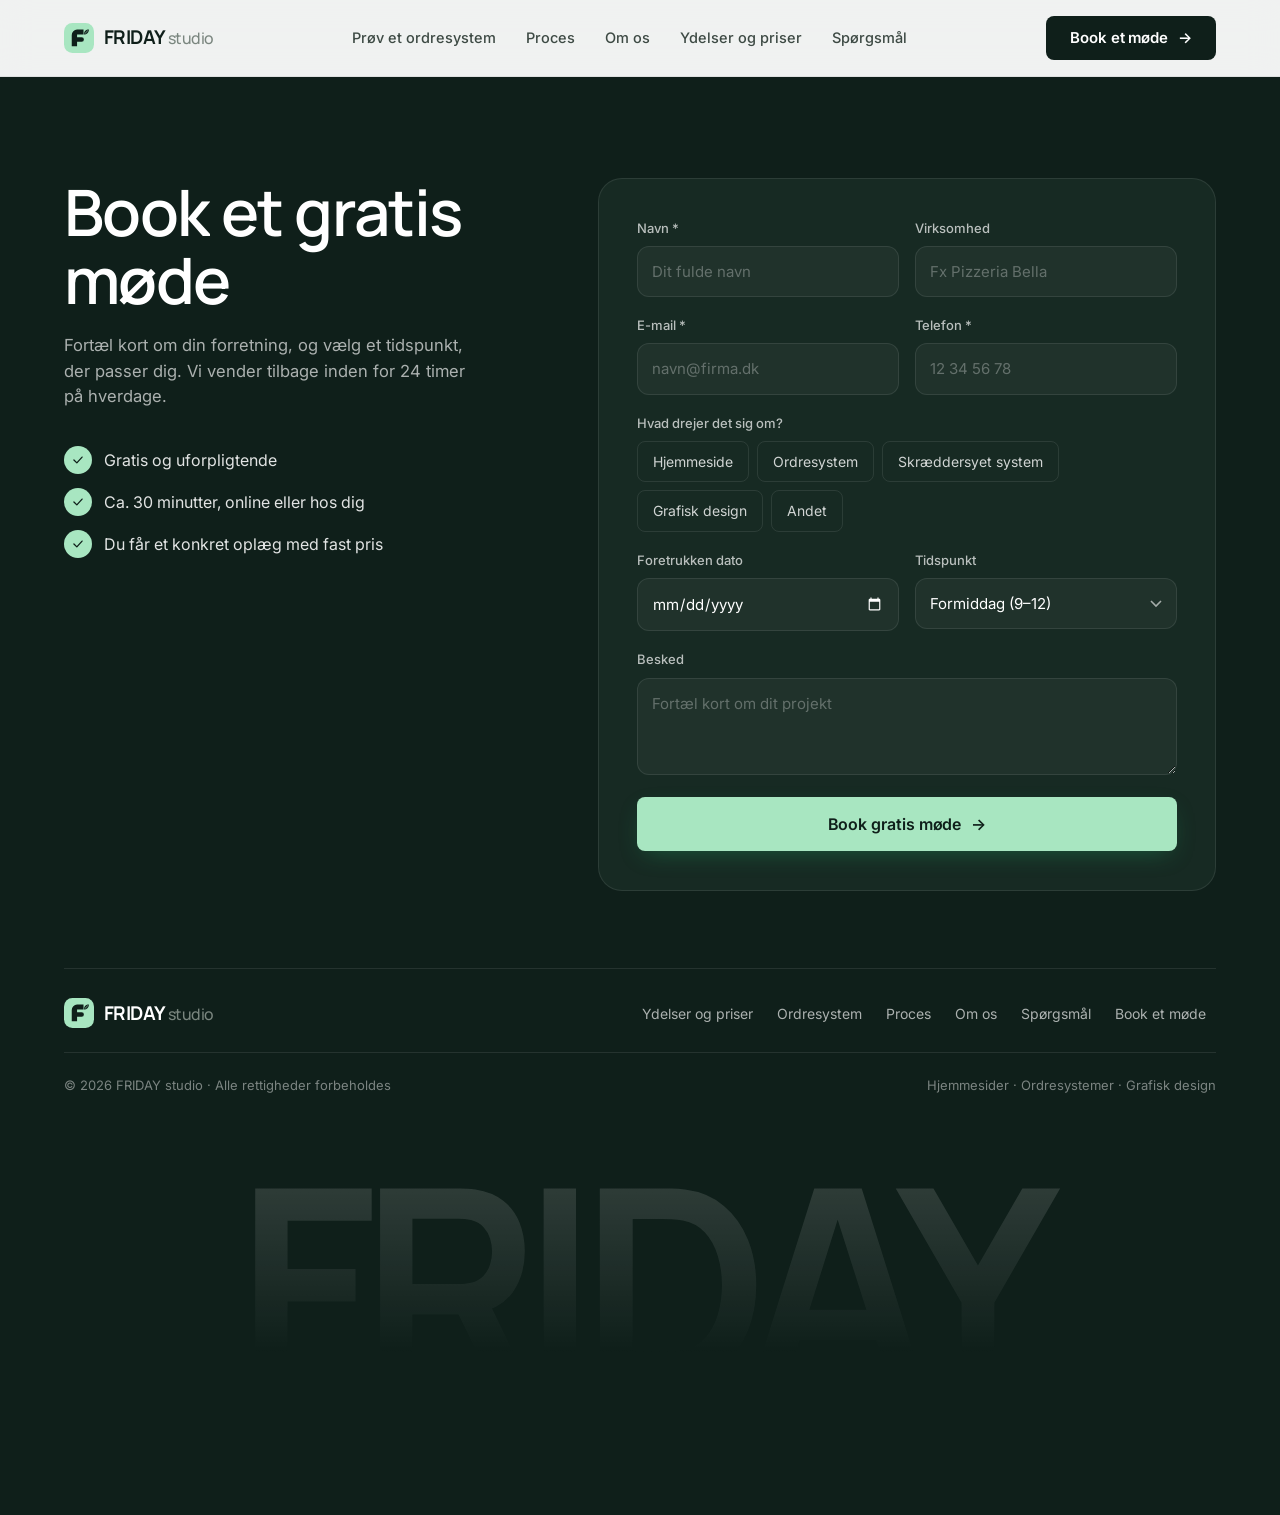
<file: book-et-moede.html>
<!doctype html>
<html lang="da">
<head>
<meta charset="utf-8">
<meta name="viewport" content="width=device-width, initial-scale=1">
<title>Book et møde · FRIDAY studio</title>
<meta name="description" content="Book et gratis og uforpligtende møde med FRIDAY studio om hjemmeside, ordresystem eller grafisk design.">
<meta name="theme-color" content="#EEF1EC">
<link rel="icon" href="data:image/svg+xml,%3Csvg xmlns='http://www.w3.org/2000/svg' viewBox='0 0 64 64'%3E%3Crect width='64' height='64' rx='18' fill='%23A8E6C1'/%3E%3Cg transform='translate(6 6) scale(.81)'%3E%3Cg fill='%230F1F1A'%3E%3Cpath d='M13 54V24a14 14 0 0 1 14-14h17v13H27v7h12a6 6 0 0 1 0 12H27v12Z'/%3E%3Cpath d='M45 23c0-8.5 5.5-13.5 13-13.5 0 8.5-5.5 13.5-13 13.5Z'/%3E%3C/g%3E%3Cpath d='M47.5 20.5 55 13' stroke='%23A8E6C1' stroke-width='1.6' stroke-linecap='round'/%3E%3C/g%3E%3C/svg%3E">
<link rel="preconnect" href="https://fonts.googleapis.com">
<link rel="preconnect" href="https://fonts.gstatic.com" crossorigin>
<link href="https://fonts.googleapis.com/css2?family=Inter:wght@400;500;600&family=Manrope:wght@400;500;600;700;800&display=swap" rel="stylesheet">
<link rel="stylesheet" href="styles.css?v=14">
</head>
<body class="load">

<div class="wrap">

  <!-- NAV -->
  <header class="nav" id="nav">
    <div class="nav-inner">
      <a href="index.html" class="logo" aria-label="FRIDAY studio forside">
        <svg viewBox="0 0 64 64" aria-hidden="true"><rect width="64" height="64" rx="18" fill="#A8E6C1"/><g transform="translate(6 6) scale(.81)"><g fill="#0F1F1A"><path d="M13 54V24a14 14 0 0 1 14-14h17v13H27v7h12a6 6 0 0 1 0 12H27v12Z"/><path d="M45 23c0-8.5 5.5-13.5 13-13.5 0 8.5-5.5 13.5-13 13.5Z"/></g><path d="M47.5 20.5 55 13" stroke="#A8E6C1" stroke-width="1.6" stroke-linecap="round"/></g></svg>
        <span>FRIDAY <small>studio</small></span>
      </a>
      <nav class="nav-links" aria-label="Hovedmenu">
        <a href="ordresystem.html">Prøv et ordresystem</a>
        <a href="proces.html">Proces</a>
        <a href="om-os.html">Om os</a>
        <a href="ydelser.html">Ydelser og priser</a>
        <a href="spoergsmaal.html">Spørgsmål</a>
      </nav>
      <div style="display:flex;gap:8px;align-items:center">
        <a href="book-et-moede.html" class="btn btn-dark">Book et møde <span class="arr">→</span></a>
        <button class="menu-btn" id="menuBtn" aria-label="Åbn menu" aria-expanded="false"><span></span></button>
      </div>
    </div>
    <div class="mobile-menu" id="mobileMenu">
      <a href="ordresystem.html">Prøv et ordresystem</a>
      <a href="proces.html">Proces</a>
      <a href="om-os.html">Om os</a>
      <a href="ydelser.html">Ydelser og priser</a>
      <a href="spoergsmaal.html">Spørgsmål</a>
      <a href="book-et-moede.html" class="btn btn-accent">Book et gratis møde</a>
    </div>
  </header>

  <section class="section dark book-page" id="kontakt">
    <div class="contact-grid" id="contactGrid">
      <div class="contact-left">
        <h1 class="split">Book et gratis møde</h1>
        <p class="reveal">Fortæl kort om din forretning, og vælg et tidspunkt, der passer dig. Vi vender tilbage inden for 24 timer på hverdage.</p>
        <ul class="perks reveal">
          <li><span><svg viewBox="0 0 24 24" fill="none" stroke="currentColor" stroke-width="2.2" stroke-linecap="round" stroke-linejoin="round"><path d="m5 12 5 5 9-10"/></svg></span>Gratis og uforpligtende</li>
          <li><span><svg viewBox="0 0 24 24" fill="none" stroke="currentColor" stroke-width="2.2" stroke-linecap="round" stroke-linejoin="round"><path d="m5 12 5 5 9-10"/></svg></span>Ca. 30 minutter, online eller hos dig</li>
          <li><span><svg viewBox="0 0 24 24" fill="none" stroke="currentColor" stroke-width="2.2" stroke-linecap="round" stroke-linejoin="round"><path d="m5 12 5 5 9-10"/></svg></span>Du får et konkret oplæg med fast pris</li>
        </ul>
      </div>

      <div class="book-card reveal">
        <form class="book" id="bookForm" novalidate>
          <div class="row2">
            <div class="field"><label for="fName">Navn *</label><input id="fName" name="navn" required autocomplete="name" placeholder="Dit fulde navn"></div>
            <div class="field"><label for="fCompany">Virksomhed</label><input id="fCompany" name="virksomhed" autocomplete="organization" placeholder="Fx Pizzeria Bella"></div>
          </div>
          <div class="row2">
            <div class="field"><label for="fEmail">E-mail *</label><input id="fEmail" name="email" type="email" required autocomplete="email" placeholder="navn@firma.dk"></div>
            <div class="field"><label for="fPhone">Telefon *</label><input id="fPhone" name="telefon" type="tel" required autocomplete="tel" placeholder="12 34 56 78"></div>
          </div>
          <div class="field">
            <span class="flabel">Hvad drejer det sig om?</span>
            <div class="chips" id="topics">
              <button type="button" class="chip">Hjemmeside</button>
              <button type="button" class="chip">Ordresystem</button>
              <button type="button" class="chip">Skræddersyet system</button>
              <button type="button" class="chip">Grafisk design</button>
              <button type="button" class="chip">Andet</button>
            </div>
          </div>
          <div class="row2">
            <div class="field"><label for="fDate">Foretrukken dato</label><input id="fDate" name="dato" type="date"></div>
            <div class="field"><label for="fTime">Tidspunkt</label>
              <select id="fTime" name="tid"><option>Formiddag (9–12)</option><option>Eftermiddag (12–16)</option><option>Sen eftermiddag (16–18)</option></select>
            </div>
          </div>
          <div class="field"><label for="fMsg">Besked</label><textarea id="fMsg" name="besked" rows="3" placeholder="Fortæl kort om dit projekt"></textarea></div>
          <button class="btn btn-accent" type="submit">Book gratis møde <span class="arr">→</span></button>
          <div class="form-msg" id="formMsg" role="alert"></div>
        </form>

        <div class="success" role="status">
          <div class="ck"><svg width="28" height="28" viewBox="0 0 24 24" fill="none" stroke="#0F1F1A" stroke-width="2.4"><path d="m5 12 5 5 9-10"/></svg></div>
          <h3>Tak! Din forespørgsel er modtaget.</h3>
          <p id="successText">Vi vender tilbage inden for 24 timer på hverdage og bekræfter dit møde.</p>
        </div>
      </div>
    </div>

    <footer>
      <div class="foot-top">
        <a href="index.html" class="logo light"><svg viewBox="0 0 64 64" aria-hidden="true"><rect width="64" height="64" rx="18" fill="#A8E6C1"/><g transform="translate(6 6) scale(.81)"><g fill="#0F1F1A"><path d="M13 54V24a14 14 0 0 1 14-14h17v13H27v7h12a6 6 0 0 1 0 12H27v12Z"/><path d="M45 23c0-8.5 5.5-13.5 13-13.5 0 8.5-5.5 13.5-13 13.5Z"/></g><path d="M47.5 20.5 55 13" stroke="#A8E6C1" stroke-width="1.6" stroke-linecap="round"/></g></svg><span>FRIDAY <small>studio</small></span></a>
        <nav class="foot-links" aria-label="Footer">
          <a href="ydelser.html">Ydelser og priser</a><a href="ordresystem.html">Ordresystem</a><a href="proces.html">Proces</a><a href="om-os.html">Om os</a><a href="spoergsmaal.html">Spørgsmål</a><a href="book-et-moede.html">Book et møde</a>
        </nav>
      </div>
      <div class="foot-bottom">
        <span>© <span id="yr">2026</span> FRIDAY studio · Alle rettigheder forbeholdes</span>
        <span>Hjemmesider · Ordresystemer · Grafisk design</span>
      </div>
      <div class="giant" aria-hidden="true">FRIDAY</div>
    </footer>
  </section>

</div>

<script src="config.js?v=4"></script>
<script src="main.js?v=4"></script>
</body>
</html>
</file>
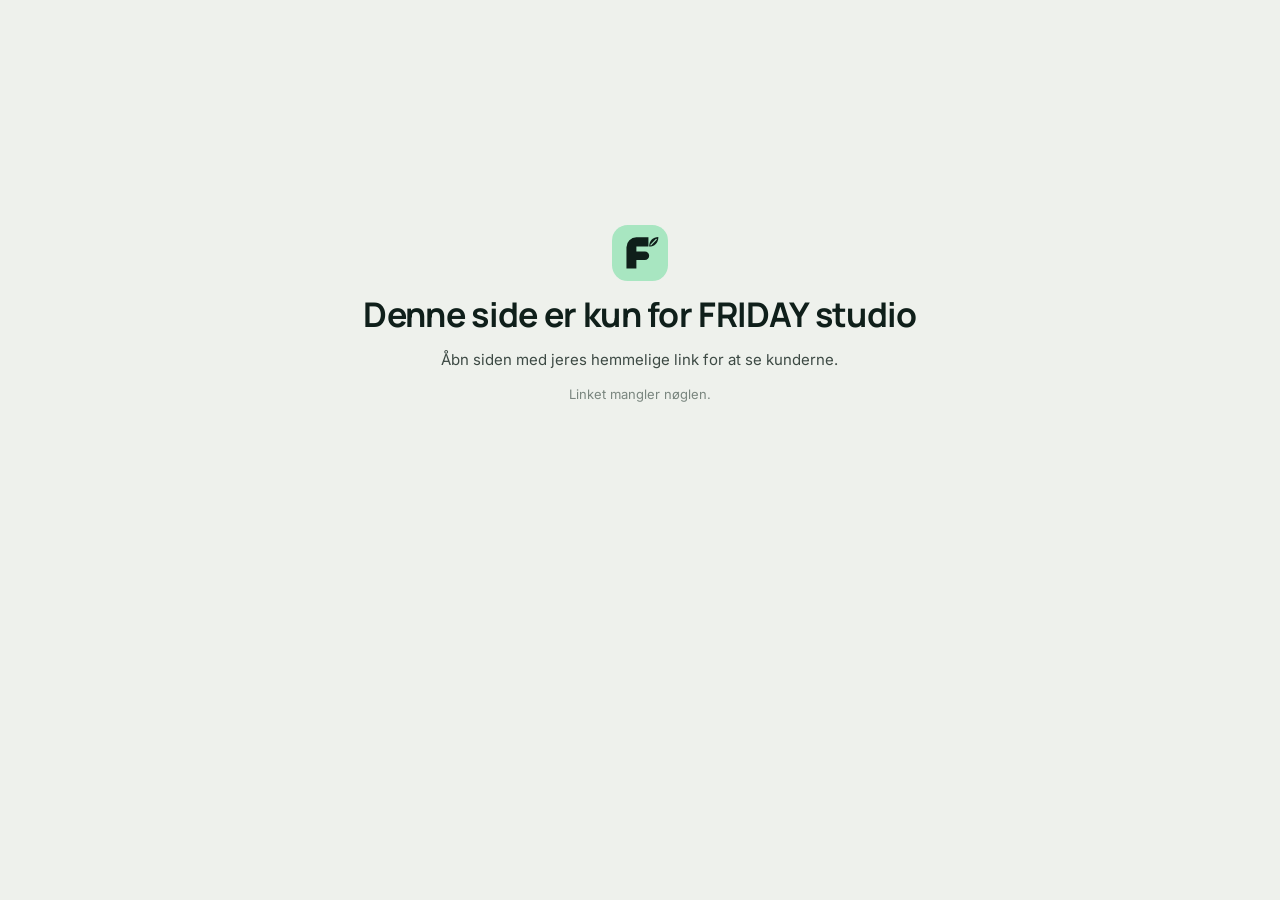
<file: intern.html>
<!doctype html>
<html lang="da">
<head>
<meta charset="utf-8">
<meta name="viewport" content="width=device-width, initial-scale=1">
<meta name="robots" content="noindex,nofollow">
<title>Kunder · FRIDAY studio</title>
<meta name="theme-color" content="#EEF1EC">
<link rel="icon" href="data:image/svg+xml,%3Csvg xmlns='http://www.w3.org/2000/svg' viewBox='0 0 64 64'%3E%3Crect width='64' height='64' rx='18' fill='%23A8E6C1'/%3E%3Cg transform='translate(6 6) scale(.81)'%3E%3Cg fill='%230F1F1A'%3E%3Cpath d='M13 54V24a14 14 0 0 1 14-14h17v13H27v7h12a6 6 0 0 1 0 12H27v12Z'/%3E%3Cpath d='M45 23c0-8.5 5.5-13.5 13-13.5 0 8.5-5.5 13.5-13 13.5Z'/%3E%3C/g%3E%3Cpath d='M47.5 20.5 55 13' stroke='%23A8E6C1' stroke-width='1.6' stroke-linecap='round'/%3E%3C/g%3E%3C/svg%3E">
<link rel="preconnect" href="https://fonts.googleapis.com">
<link rel="preconnect" href="https://fonts.gstatic.com" crossorigin>
<link href="https://fonts.googleapis.com/css2?family=Inter:wght@400;500;600&family=Manrope:wght@500;600;700;800&display=swap" rel="stylesheet">
<link rel="stylesheet" href="intern.css?v=4">
</head>
<body>

<header class="top">
  <a class="brand" href="#" data-view="overblik" aria-label="FRIDAY studio, overblik">
    <img src="assets/logo-mark.svg" alt="" width="34" height="34">
    <span><b>FRIDAY</b> studio</span>
  </a>
  <nav class="views" aria-label="Visning">
    <button type="button" data-view="overblik">Overblik</button>
    <button type="button" data-view="salg">Salg</button>
    <button type="button" data-view="projekter">Projekter</button>
  </nav>
  <div class="search"><input id="search" type="search" placeholder="Søg efter kunde …" aria-label="Søg"></div>
  <div class="me" role="group" aria-label="Hvem er du?">
    <button type="button" data-me="Jomaa">Jomaa</button>
    <button type="button" data-me="Ahmad">Ahmad</button>
  </div>
  <button class="btn primary" id="newBtn" type="button">+ Ny kunde</button>
</header>

<div class="demo" id="demoBar" hidden>
  Du ser en demo. Kunderne gemmes kun i denne browser, indtil databasen er sat op efter guiden.
  <button type="button" id="demoReset">Nulstil demo</button>
</div>

<main id="app">
  <div class="filters">
    <h1 id="viewTitle">Overblik</h1>
    <div class="tabs" id="ownerTabs">
      <button type="button" data-owner="" class="on">Alle</button>
      <button type="button" data-owner="me">Mine</button>
      <button type="button" data-owner="none">Ingen ansvarlig</button>
    </div>
    <label class="toggle" id="lostToggle" hidden><input type="checkbox" id="showLost"> Vis tabte</label>
    <label class="toggle" id="doneToggle" hidden><input type="checkbox" id="showDone"> Vis leverede</label>
  </div>

  <div id="dash"></div>
  <div class="board" id="board" hidden></div>
</main>

<div class="locked" id="locked" hidden>
  <img src="assets/logo-mark.svg" alt="" width="56" height="56">
  <h1>Denne side er kun for FRIDAY studio</h1>
  <p>Åbn siden med jeres hemmelige link for at se kunderne.</p>
  <p class="why" id="lockWhy"></p>
</div>

<!-- KUNDE -->
<aside class="drawer" id="drawer" aria-hidden="true">
  <div class="drawer-in" role="dialog" aria-modal="true" aria-labelledby="dTitle">
    <header class="d-head">
      <div>
        <h2 id="dTitle"></h2>
        <p id="dSub"></p>
      </div>
      <span class="saved" id="saved">Gemt</span>
      <button class="x" type="button" data-close aria-label="Luk">×</button>
    </header>
    <div class="tracks" id="dSteps"></div>
    <div class="d-body" id="dBody"></div>
  </div>
</aside>

<!-- NY KUNDE -->
<div class="modal" id="modal" aria-hidden="true">
  <form class="modal-in" id="newForm" role="dialog" aria-modal="true" aria-labelledby="mTitle" novalidate>
    <header class="d-head">
      <h2 id="mTitle">Ny kunde</h2>
      <button class="x" type="button" data-close aria-label="Luk">×</button>
    </header>
    <div class="grid2">
      <label class="f"><span>Navn *</span><input name="name" required autocomplete="off"></label>
      <label class="f"><span>Virksomhed</span><input name="company" autocomplete="off"></label>
      <label class="f"><span>Telefon</span><input name="phone" type="tel" autocomplete="off"></label>
      <label class="f"><span>E-mail</span><input name="email" type="email" autocomplete="off"></label>
      <label class="f wide"><span>Adresse</span><input name="address" autocomplete="off"></label>
    </div>
    <div class="f"><span>Hvad handler det om?</span><div class="chips" data-topics></div></div>
    <div class="grid2">
      <label class="f"><span>Fase</span><select name="status"></select></label>
      <label class="f"><span>Ansvarlig</span><select name="owner"><option value="">Ingen</option><option>Jomaa</option><option>Ahmad</option></select></label>
      <label class="f"><span>Møde</span><input name="meeting_at" type="datetime-local"></label>
      <label class="f"><span>Mødested</span><input name="meeting_place" placeholder="Hos kunden, online …"></label>
      <label class="f"><span>Budget</span><input name="budget" placeholder="Fx 10.000–15.000 kr."></label>
      <label class="f"><span>Deadline</span><input name="deadline" type="date"></label>
    </div>
    <label class="f"><span>Hvad snakkede I om?</span><textarea name="note" rows="3" placeholder="Gemmes som første kontakt i loggen"></textarea></label>
    <p class="err" id="newErr"></p>
    <div class="m-foot">
      <button class="btn" type="button" data-close>Annuller</button>
      <button class="btn primary" type="submit">Opret kunde</button>
    </div>
  </form>
</div>

<div class="toast" id="toast" role="status"></div>

<script src="config.js?v=4"></script>
<script src="intern.js?v=6"></script>
</body>
</html>
</file>
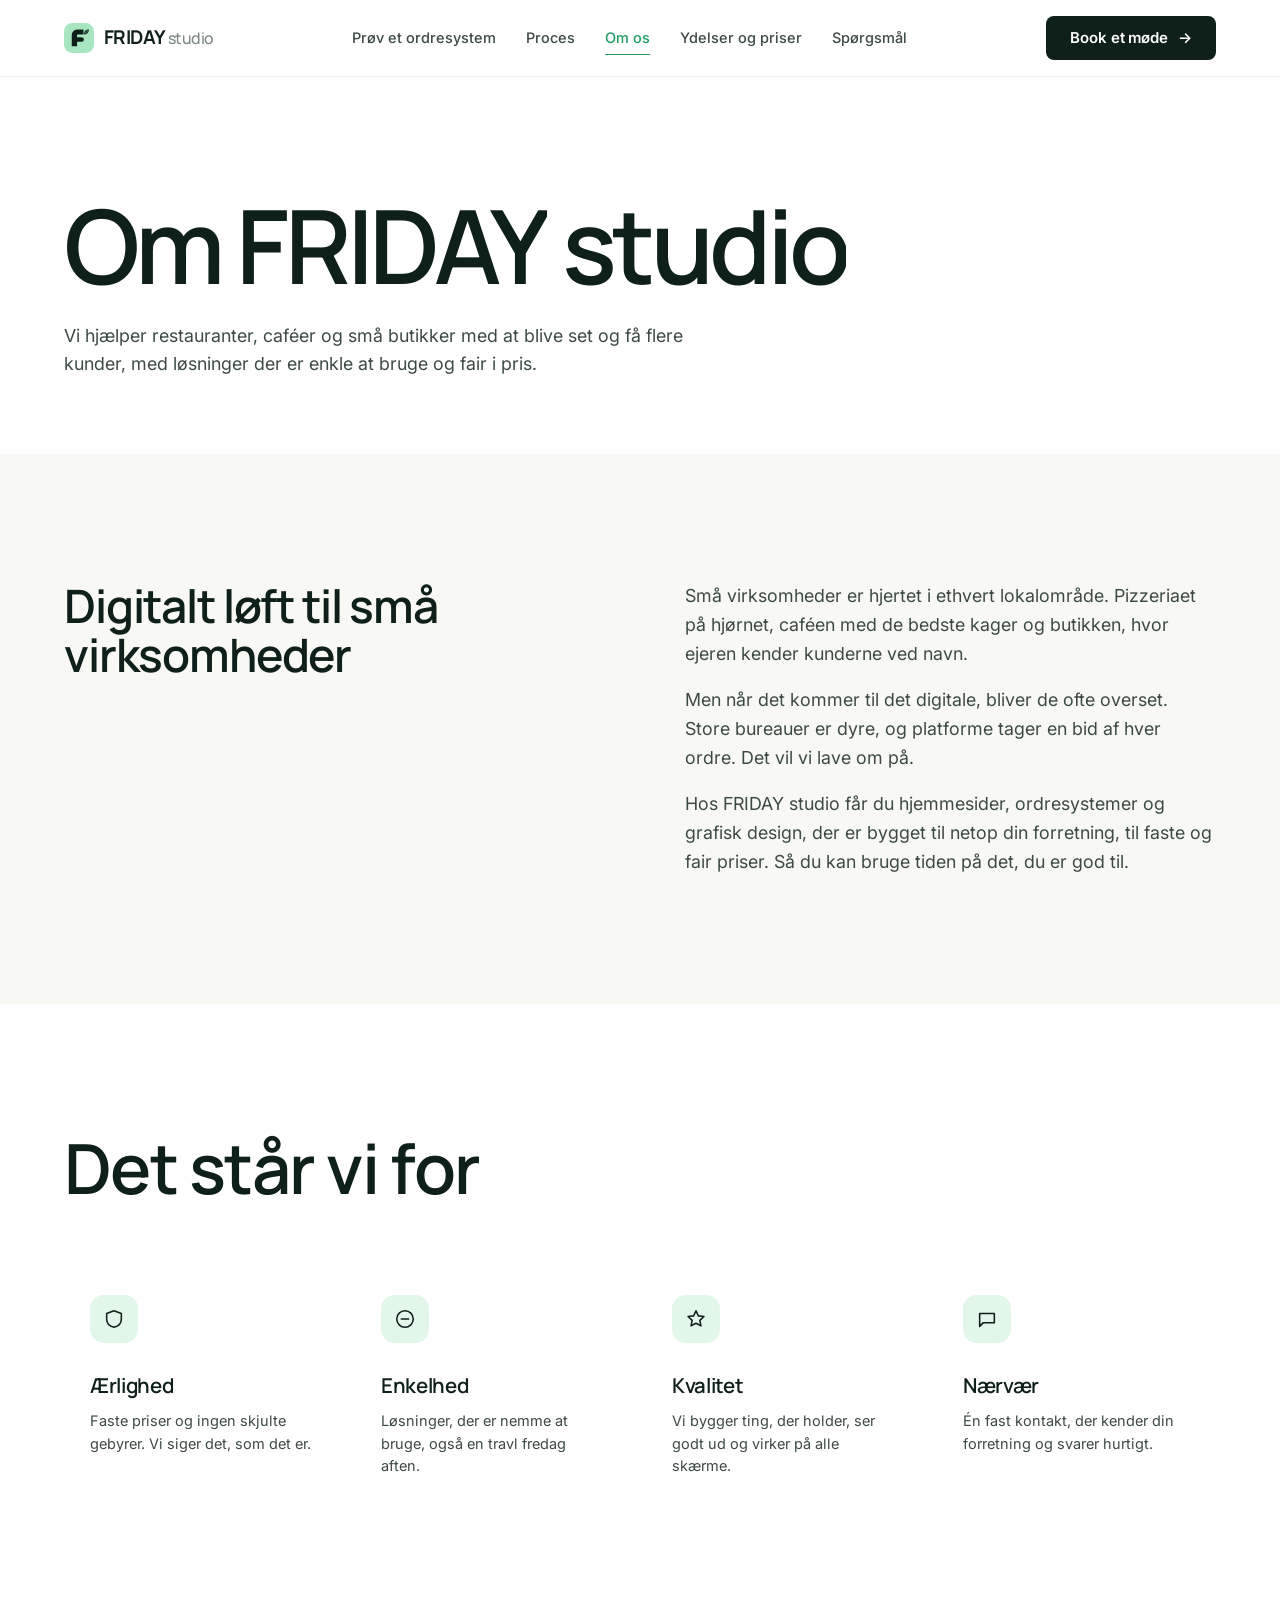
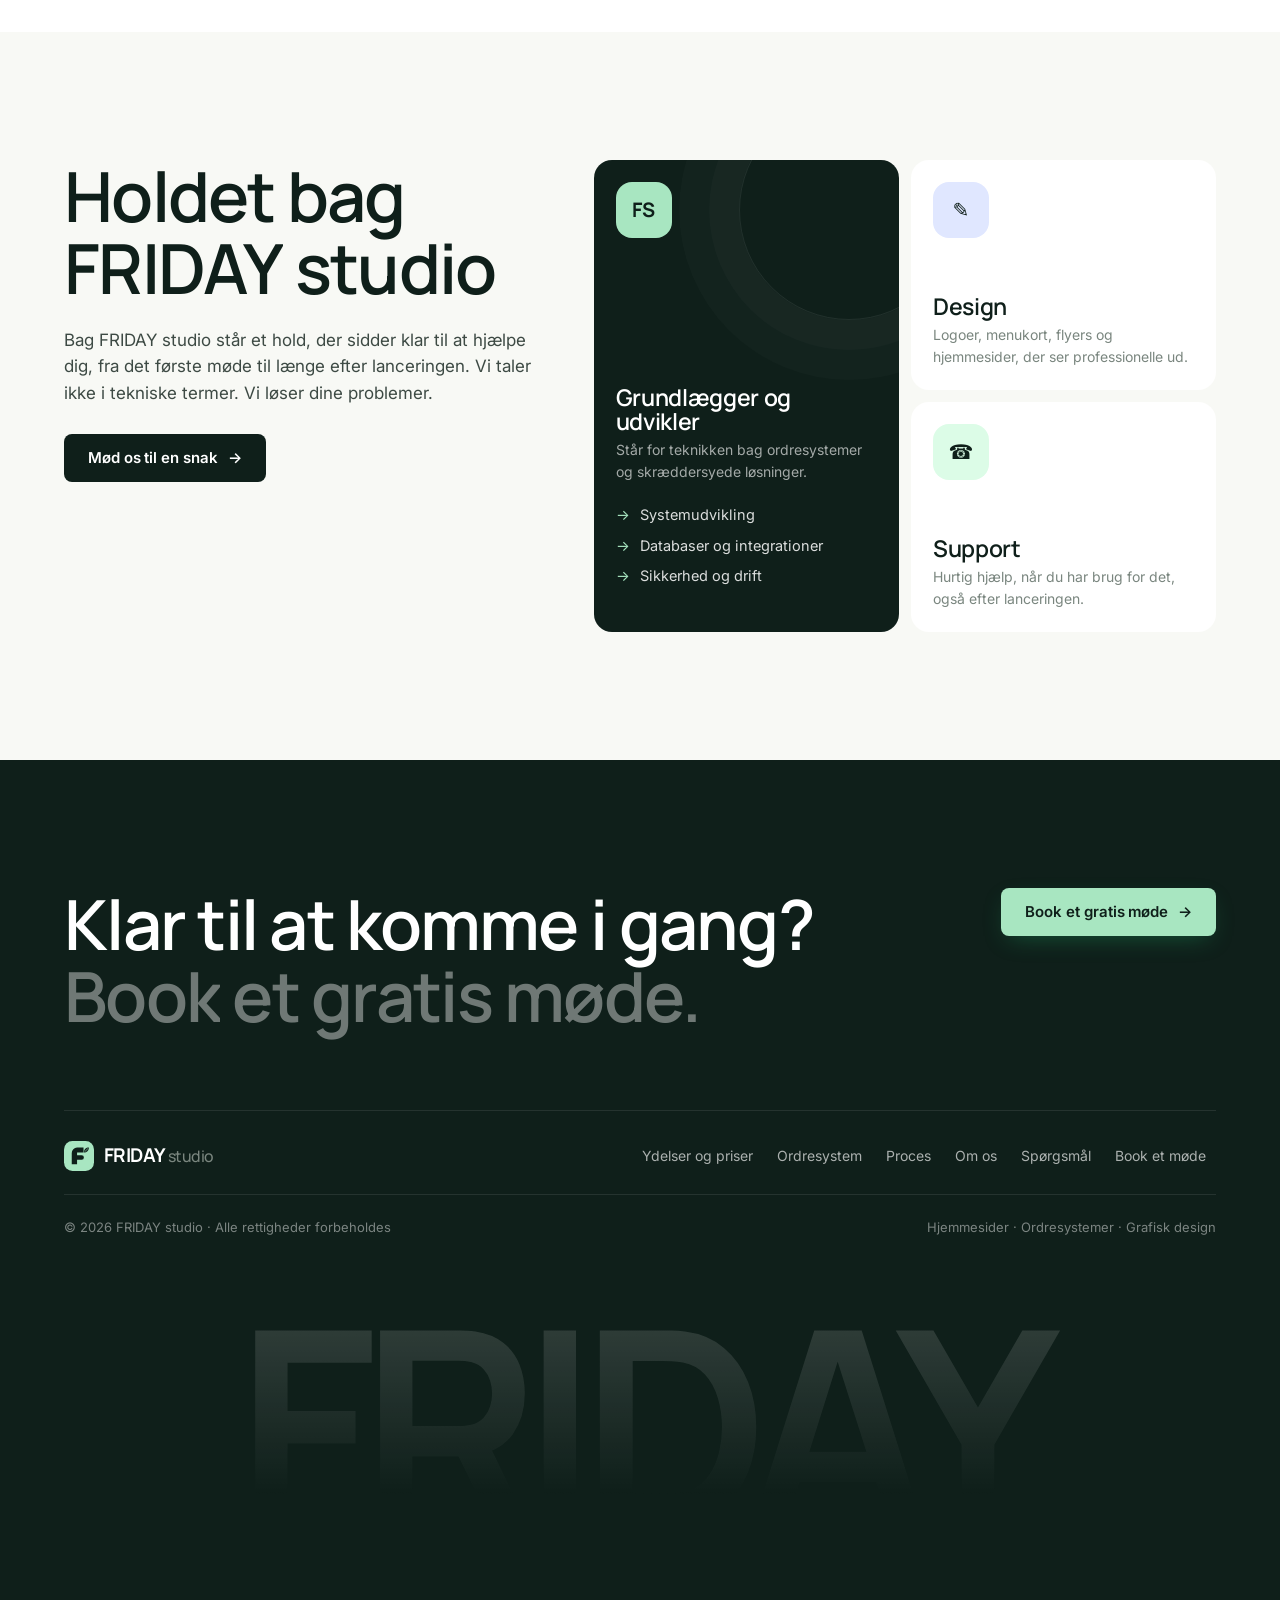
<file: om-os.html>
<!doctype html>
<html lang="da">
<head>
<meta charset="utf-8">
<meta name="viewport" content="width=device-width, initial-scale=1">
<title>Om os · FRIDAY studio</title>
<meta name="description" content="Mød holdet bag FRIDAY studio, der bygger hjemmesider, ordresystemer og grafisk design til små virksomheder.">
<meta name="theme-color" content="#EEF1EC">
<link rel="icon" href="data:image/svg+xml,%3Csvg xmlns='http://www.w3.org/2000/svg' viewBox='0 0 64 64'%3E%3Crect width='64' height='64' rx='18' fill='%23A8E6C1'/%3E%3Cg transform='translate(6 6) scale(.81)'%3E%3Cg fill='%230F1F1A'%3E%3Cpath d='M13 54V24a14 14 0 0 1 14-14h17v13H27v7h12a6 6 0 0 1 0 12H27v12Z'/%3E%3Cpath d='M45 23c0-8.5 5.5-13.5 13-13.5 0 8.5-5.5 13.5-13 13.5Z'/%3E%3C/g%3E%3Cpath d='M47.5 20.5 55 13' stroke='%23A8E6C1' stroke-width='1.6' stroke-linecap='round'/%3E%3C/g%3E%3C/svg%3E">
<link rel="preconnect" href="https://fonts.googleapis.com">
<link rel="preconnect" href="https://fonts.gstatic.com" crossorigin>
<link href="https://fonts.googleapis.com/css2?family=Inter:wght@400;500;600&family=Manrope:wght@400;500;600;700;800&display=swap" rel="stylesheet">
<link rel="stylesheet" href="styles.css?v=14">
</head>
<body class="load">

<div class="wrap">

  <!-- NAV -->
  <header class="nav" id="nav">
    <div class="nav-inner">
      <a href="index.html" class="logo" aria-label="FRIDAY studio forside">
        <svg viewBox="0 0 64 64" aria-hidden="true"><rect width="64" height="64" rx="18" fill="#A8E6C1"/><g transform="translate(6 6) scale(.81)"><g fill="#0F1F1A"><path d="M13 54V24a14 14 0 0 1 14-14h17v13H27v7h12a6 6 0 0 1 0 12H27v12Z"/><path d="M45 23c0-8.5 5.5-13.5 13-13.5 0 8.5-5.5 13.5-13 13.5Z"/></g><path d="M47.5 20.5 55 13" stroke="#A8E6C1" stroke-width="1.6" stroke-linecap="round"/></g></svg>
        <span>FRIDAY <small>studio</small></span>
      </a>
      <nav class="nav-links" aria-label="Hovedmenu">
        <a href="ordresystem.html">Prøv et ordresystem</a>
        <a href="proces.html">Proces</a>
        <a href="om-os.html">Om os</a>
        <a href="ydelser.html">Ydelser og priser</a>
        <a href="spoergsmaal.html">Spørgsmål</a>
      </nav>
      <div style="display:flex;gap:8px;align-items:center">
        <a href="book-et-moede.html" class="btn btn-dark">Book et møde <span class="arr">→</span></a>
        <button class="menu-btn" id="menuBtn" aria-label="Åbn menu" aria-expanded="false"><span></span></button>
      </div>
    </div>
    <div class="mobile-menu" id="mobileMenu">
      <a href="ordresystem.html">Prøv et ordresystem</a>
      <a href="proces.html">Proces</a>
      <a href="om-os.html">Om os</a>
      <a href="ydelser.html">Ydelser og priser</a>
      <a href="spoergsmaal.html">Spørgsmål</a>
      <a href="book-et-moede.html" class="btn btn-accent">Book et gratis møde</a>
    </div>
  </header>

  <section class="section white page-hero">
    <h1 class="split">Om FRIDAY studio</h1>
    <p class="reveal">Vi hjælper restauranter, caféer og små butikker med at blive set og få flere kunder, med løsninger der er enkle at bruge og fair i pris.</p>
  </section>

  <section class="section">
    <div class="two-col story">
      <h2 class="split">Digitalt løft til små virksomheder</h2>
      <div class="reveal">
        <p>Små virksomheder er hjertet i ethvert lokalområde. Pizzeriaet på hjørnet, caféen med de bedste kager og butikken, hvor ejeren kender kunderne ved navn.</p>
        <p>Men når det kommer til det digitale, bliver de ofte overset. Store bureauer er dyre, og platforme tager en bid af hver ordre. Det vil vi lave om på.</p>
        <p>Hos FRIDAY studio får du hjemmesider, ordresystemer og grafisk design, der er bygget til netop din forretning, til faste og fair priser. Så du kan bruge tiden på det, du er god til.</p>
      </div>
    </div>
  </section>

  <section class="section white">
    <div class="sec-head">
      <h2 class="split">Det står vi for</h2>
    </div>
    <div class="why stagger"><div class="why-card"><div class="why-ico"><svg viewBox="0 0 24 24" fill="none" stroke="currentColor" stroke-width="1.7" stroke-linecap="round" stroke-linejoin="round"><path d="M12 3 4 6v6c0 5 3.5 8 8 9 4.5-1 8-4 8-9V6l-8-3Z"/></svg></div><h3>Ærlighed</h3><p>Faste priser og ingen skjulte gebyrer. Vi siger det, som det er.</p></div><div class="why-card"><div class="why-ico"><svg viewBox="0 0 24 24" fill="none" stroke="currentColor" stroke-width="1.7" stroke-linecap="round" stroke-linejoin="round"><circle cx="12" cy="12" r="9"/><path d="M8 12h8"/></svg></div><h3>Enkelhed</h3><p>Løsninger, der er nemme at bruge, også en travl fredag aften.</p></div><div class="why-card"><div class="why-ico"><svg viewBox="0 0 24 24" fill="none" stroke="currentColor" stroke-width="1.7" stroke-linecap="round" stroke-linejoin="round"><path d="m12 3 2.6 5.6 6.1.7-4.5 4.2 1.2 6L12 16.6 6.6 19.5l1.2-6L3.3 9.3l6.1-.7L12 3Z"/></svg></div><h3>Kvalitet</h3><p>Vi bygger ting, der holder, ser godt ud og virker på alle skærme.</p></div><div class="why-card"><div class="why-ico"><svg viewBox="0 0 24 24" fill="none" stroke="currentColor" stroke-width="1.7" stroke-linecap="round" stroke-linejoin="round"><path d="M4 6h16v10H8l-4 4V6Z"/></svg></div><h3>Nærvær</h3><p>Én fast kontakt, der kender din forretning og svarer hurtigt.</p></div></div>
  </section>

  <section class="section">
    <div class="team-grid">
      <div class="team-copy">
        <h2 class="split">Holdet bag FRIDAY studio</h2>
        <p class="reveal">Bag FRIDAY studio står et hold, der sidder klar til at hjælpe dig, fra det første møde til længe efter lanceringen. Vi taler ikke i tekniske termer. Vi løser dine problemer.</p>
        <a href="book-et-moede.html" class="btn btn-dark reveal">Mød os til en snak <span class="arr">→</span></a>
      </div>
      <div class="roles stagger">
        <div class="role big">
          <span class="ring"></span>
          <div class="av" style="background:var(--accent);color:var(--accent-ink)">FS</div>
          <div>
            <h3 style="margin-top:28px">Grundlægger og udvikler</h3>
            <p>Står for teknikken bag ordresystemer og skræddersyede løsninger.</p>
            <ul><li>Systemudvikling</li><li>Databaser og integrationer</li><li>Sikkerhed og drift</li></ul>
          </div>
        </div>
        <div class="role"><div class="av" style="background:#E0E7FF">✎</div><div><h3>Design</h3><p>Logoer, menukort, flyers og hjemmesider, der ser professionelle ud.</p></div></div>
        <div class="role"><div class="av" style="background:#DCFCE7">☎</div><div><h3>Support</h3><p>Hurtig hjælp, når du har brug for det, også efter lanceringen.</p></div></div>
      </div>
        </div>
  </section>

  <section class="section dark">
    <div class="sec-head">
      <h2 class="split">Klar til at komme i gang? <span style="color:rgba(255,255,255,.4)">Book et gratis møde.</span></h2>
      <a href="book-et-moede.html" class="btn btn-accent reveal">Book et gratis møde <span class="arr">→</span></a>
    </div>
    <footer>
      <div class="foot-top">
        <a href="index.html" class="logo light"><svg viewBox="0 0 64 64" aria-hidden="true"><rect width="64" height="64" rx="18" fill="#A8E6C1"/><g transform="translate(6 6) scale(.81)"><g fill="#0F1F1A"><path d="M13 54V24a14 14 0 0 1 14-14h17v13H27v7h12a6 6 0 0 1 0 12H27v12Z"/><path d="M45 23c0-8.5 5.5-13.5 13-13.5 0 8.5-5.5 13.5-13 13.5Z"/></g><path d="M47.5 20.5 55 13" stroke="#A8E6C1" stroke-width="1.6" stroke-linecap="round"/></g></svg><span>FRIDAY <small>studio</small></span></a>
        <nav class="foot-links" aria-label="Footer">
          <a href="ydelser.html">Ydelser og priser</a><a href="ordresystem.html">Ordresystem</a><a href="proces.html">Proces</a><a href="om-os.html">Om os</a><a href="spoergsmaal.html">Spørgsmål</a><a href="book-et-moede.html">Book et møde</a>
        </nav>
      </div>
      <div class="foot-bottom">
        <span>© <span id="yr">2026</span> FRIDAY studio · Alle rettigheder forbeholdes</span>
        <span>Hjemmesider · Ordresystemer · Grafisk design</span>
      </div>
      <div class="giant" aria-hidden="true">FRIDAY</div>
    </footer>
  </section>

</div>

<script src="main.js?v=2"></script>
</body>
</html>
</file>
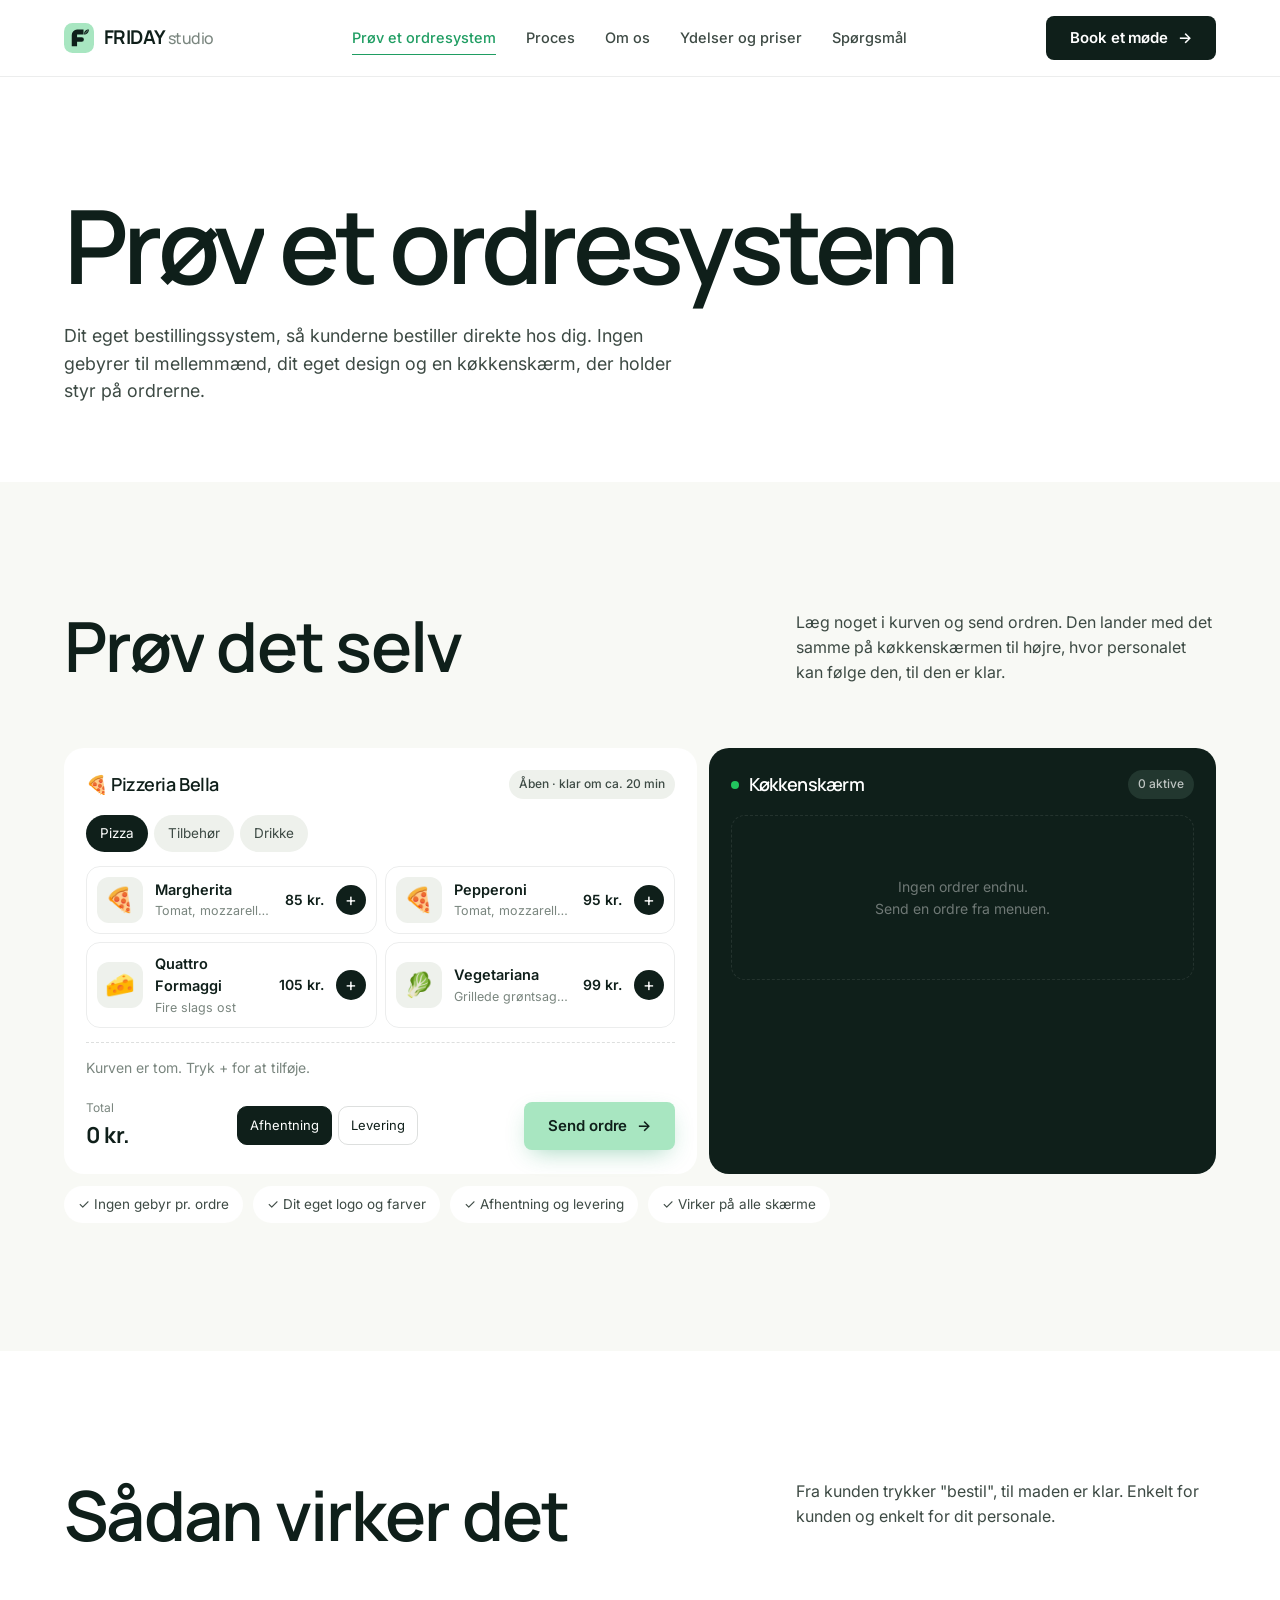
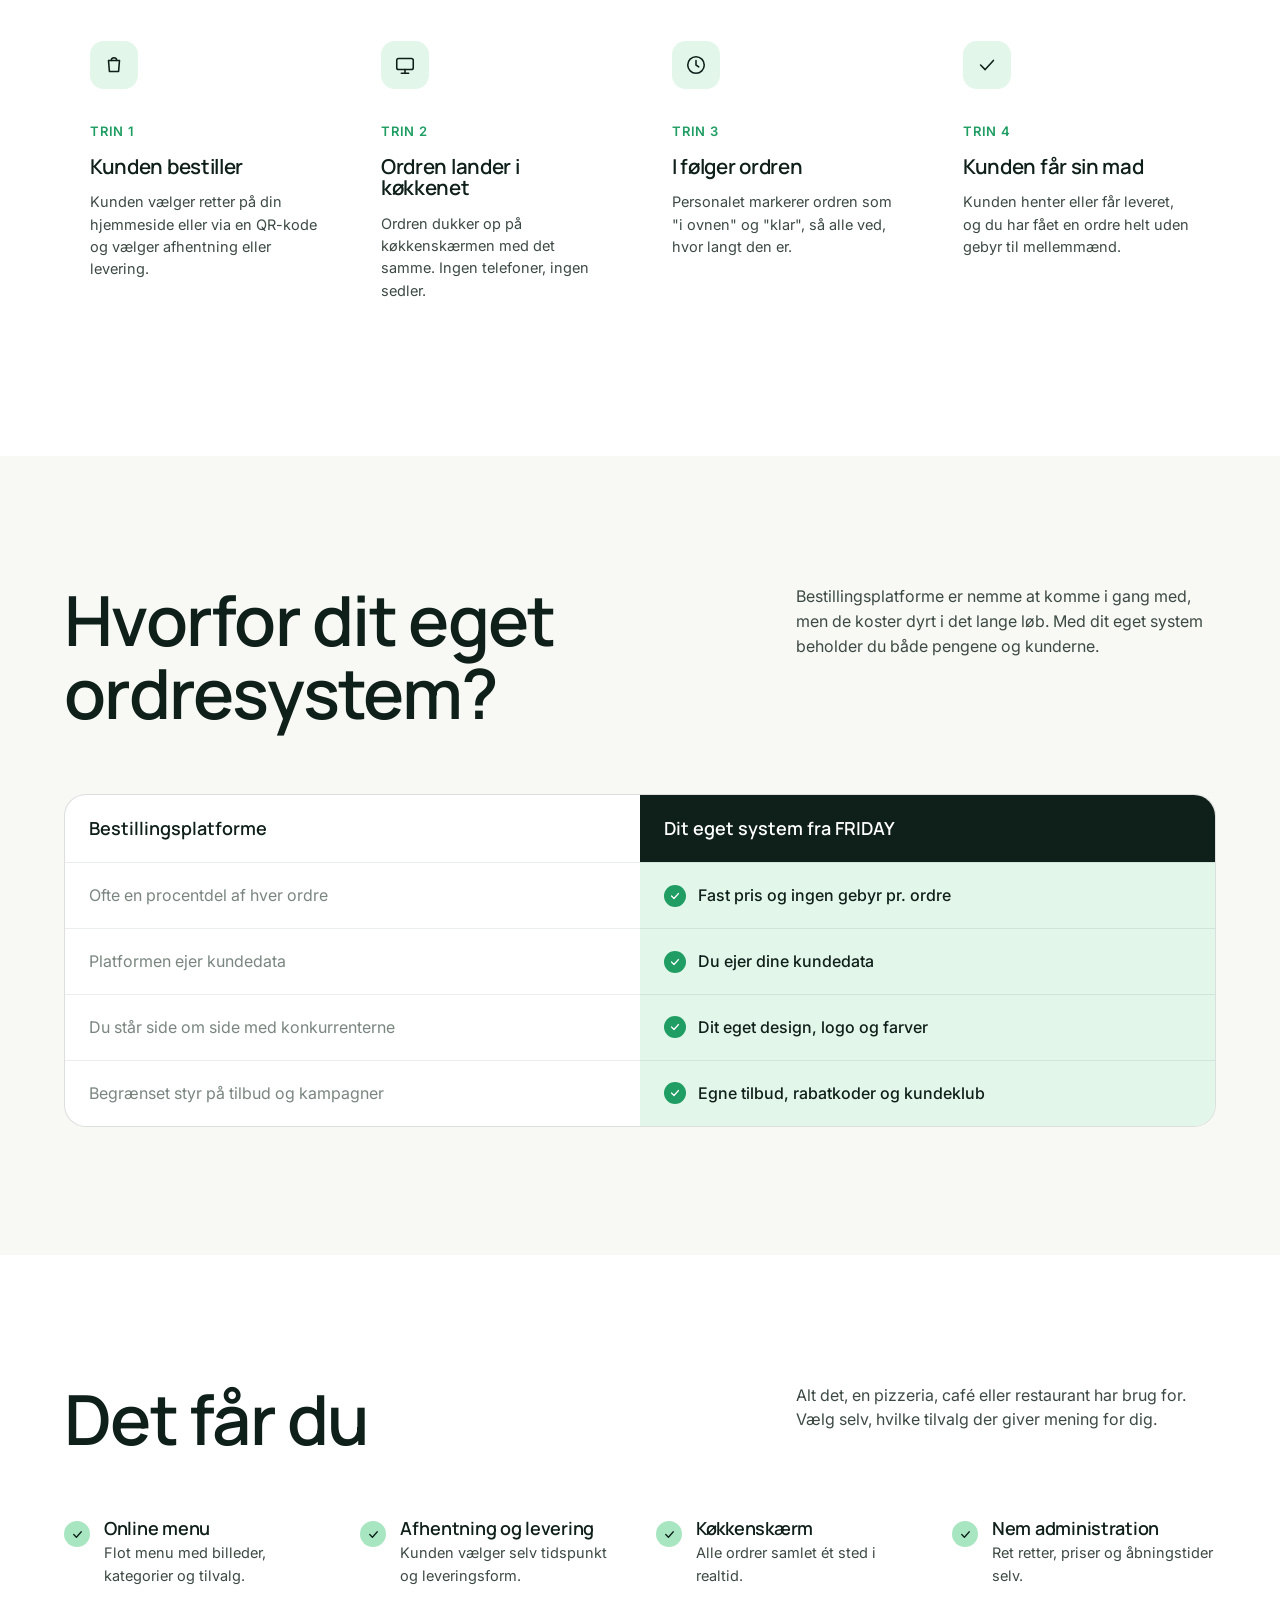
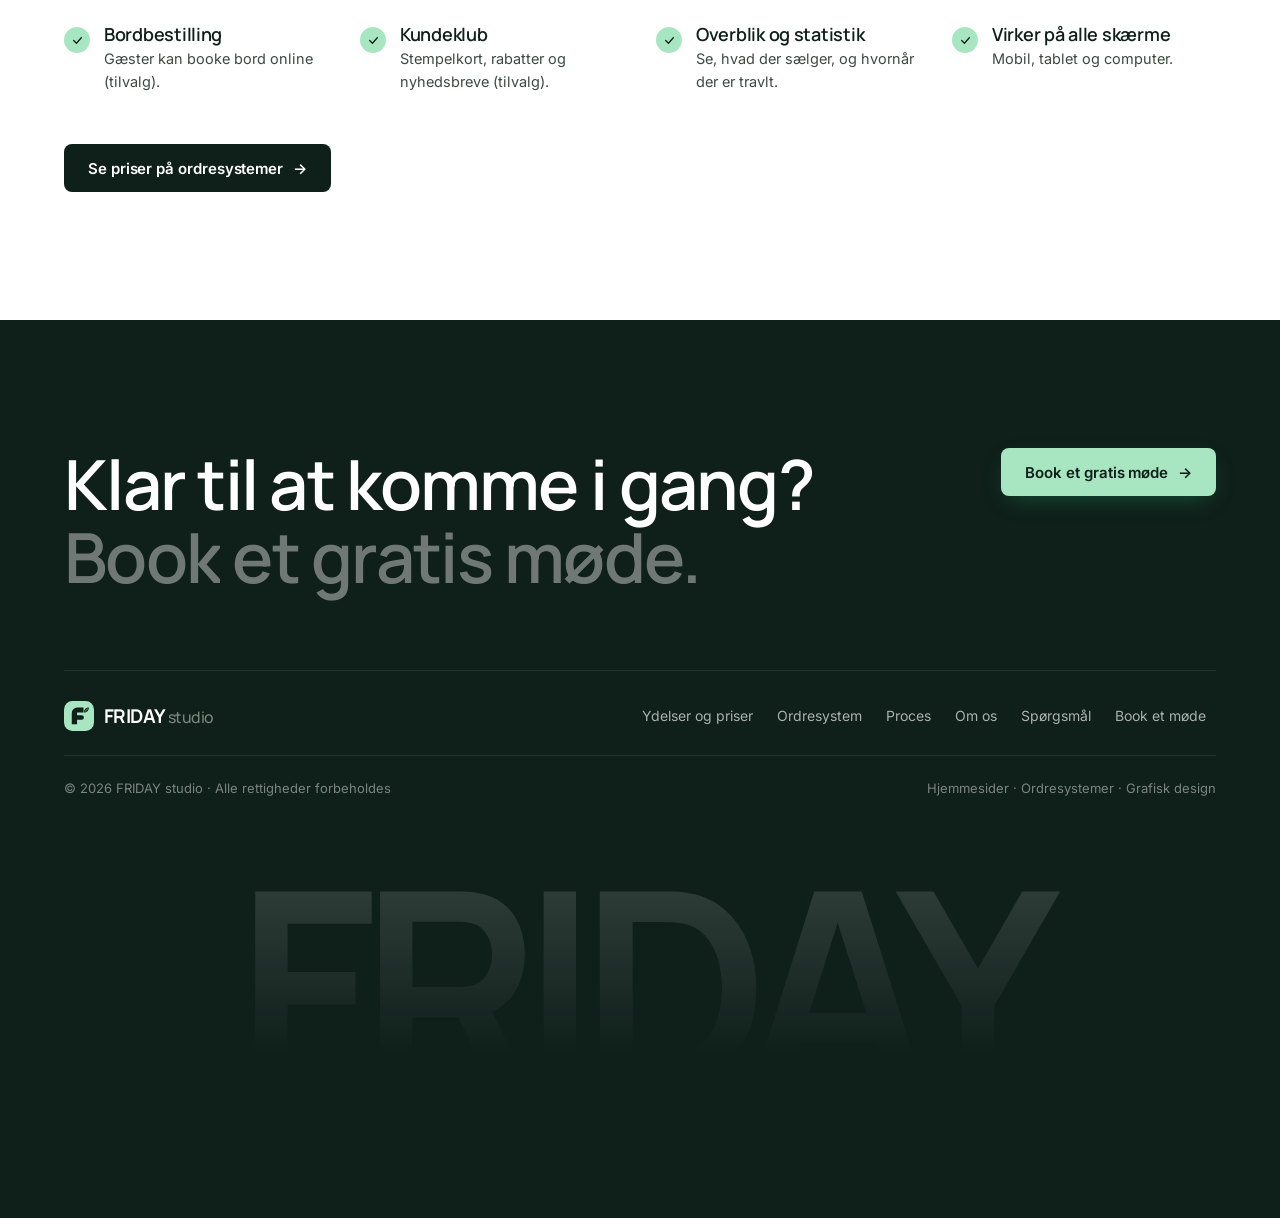
<file: ordresystem.html>
<!doctype html>
<html lang="da">
<head>
<meta charset="utf-8">
<meta name="viewport" content="width=device-width, initial-scale=1">
<title>Prøv et ordresystem · FRIDAY studio</title>
<meta name="description" content="Prøv en demo af et ordresystem til pizzeria, café og restaurant. Ingen gebyr pr. ordre, dit eget design og køkkenskærm.">
<meta name="theme-color" content="#EEF1EC">
<link rel="icon" href="data:image/svg+xml,%3Csvg xmlns='http://www.w3.org/2000/svg' viewBox='0 0 64 64'%3E%3Crect width='64' height='64' rx='18' fill='%23A8E6C1'/%3E%3Cg transform='translate(6 6) scale(.81)'%3E%3Cg fill='%230F1F1A'%3E%3Cpath d='M13 54V24a14 14 0 0 1 14-14h17v13H27v7h12a6 6 0 0 1 0 12H27v12Z'/%3E%3Cpath d='M45 23c0-8.5 5.5-13.5 13-13.5 0 8.5-5.5 13.5-13 13.5Z'/%3E%3C/g%3E%3Cpath d='M47.5 20.5 55 13' stroke='%23A8E6C1' stroke-width='1.6' stroke-linecap='round'/%3E%3C/g%3E%3C/svg%3E">
<link rel="preconnect" href="https://fonts.googleapis.com">
<link rel="preconnect" href="https://fonts.gstatic.com" crossorigin>
<link href="https://fonts.googleapis.com/css2?family=Inter:wght@400;500;600&family=Manrope:wght@400;500;600;700;800&display=swap" rel="stylesheet">
<link rel="stylesheet" href="styles.css?v=14">
</head>
<body class="load">

<div class="wrap">

  <!-- NAV -->
  <header class="nav" id="nav">
    <div class="nav-inner">
      <a href="index.html" class="logo" aria-label="FRIDAY studio forside">
        <svg viewBox="0 0 64 64" aria-hidden="true"><rect width="64" height="64" rx="18" fill="#A8E6C1"/><g transform="translate(6 6) scale(.81)"><g fill="#0F1F1A"><path d="M13 54V24a14 14 0 0 1 14-14h17v13H27v7h12a6 6 0 0 1 0 12H27v12Z"/><path d="M45 23c0-8.5 5.5-13.5 13-13.5 0 8.5-5.5 13.5-13 13.5Z"/></g><path d="M47.5 20.5 55 13" stroke="#A8E6C1" stroke-width="1.6" stroke-linecap="round"/></g></svg>
        <span>FRIDAY <small>studio</small></span>
      </a>
      <nav class="nav-links" aria-label="Hovedmenu">
        <a href="ordresystem.html">Prøv et ordresystem</a>
        <a href="proces.html">Proces</a>
        <a href="om-os.html">Om os</a>
        <a href="ydelser.html">Ydelser og priser</a>
        <a href="spoergsmaal.html">Spørgsmål</a>
      </nav>
      <div style="display:flex;gap:8px;align-items:center">
        <a href="book-et-moede.html" class="btn btn-dark">Book et møde <span class="arr">→</span></a>
        <button class="menu-btn" id="menuBtn" aria-label="Åbn menu" aria-expanded="false"><span></span></button>
      </div>
    </div>
    <div class="mobile-menu" id="mobileMenu">
      <a href="ordresystem.html">Prøv et ordresystem</a>
      <a href="proces.html">Proces</a>
      <a href="om-os.html">Om os</a>
      <a href="ydelser.html">Ydelser og priser</a>
      <a href="spoergsmaal.html">Spørgsmål</a>
      <a href="book-et-moede.html" class="btn btn-accent">Book et gratis møde</a>
    </div>
  </header>

  <section class="section white page-hero">
    <h1 class="split">Prøv et ordresystem</h1>
    <p class="reveal">Dit eget bestillingssystem, så kunderne bestiller direkte hos dig. Ingen gebyrer til mellemmænd, dit eget design og en køkkenskærm, der holder styr på ordrerne.</p>
  </section>

  <section class="section" id="demo">
    <div class="sec-head">
      <h2 class="split">Prøv det selv</h2>
      <p class="reveal">Læg noget i kurven og send ordren. Den lander med det samme på køkkenskærmen til højre, hvor personalet kan følge den, til den er klar.</p>
    </div>
    <div class="demo-grid">
      <div class="panel reveal">
        <div class="panel-head">
          <h4>🍕 Pizzeria Bella</h4>
          <span class="tag">Åben · klar om ca. 20 min</span>
        </div>
        <div class="cats" id="cats"></div>
        <div class="menu-items" id="menuItems"></div>
        <div class="cart">
          <div class="cart-lines" id="cartLines"><span class="cart-empty">Kurven er tom. Tryk + for at tilføje.</span></div>
          <div class="cart-foot">
            <div class="tot"><small>Total</small><span id="cartTotal">0 kr.</span></div>
            <div class="pick" id="pick"><button class="on" data-v="Afhentning">Afhentning</button><button data-v="Levering">Levering</button></div>
            <button class="btn btn-accent" id="orderBtn">Send ordre <span class="arr">→</span></button>
          </div>
        </div>
      </div>

      <div class="panel k reveal">
        <div class="panel-head">
          <h4><span style="width:8px;height:8px;border-radius:50%;background:#22C55E;display:inline-block"></span>Køkkenskærm</h4>
          <span class="tag" id="kCount">0 aktive</span>
        </div>
        <div class="tickets" id="tickets"><div class="k-empty">Ingen ordrer endnu.<br>Send en ordre fra menuen.</div></div>
      </div>
    </div>
    <div class="demo-note reveal">
      <span>✓ Ingen gebyr pr. ordre</span><span>✓ Dit eget logo og farver</span><span>✓ Afhentning og levering</span><span>✓ Virker på alle skærme</span>
    </div>
  </section>

  <section class="section white">
    <div class="sec-head">
      <h2 class="split">Sådan virker det</h2>
      <p class="reveal">Fra kunden trykker "bestil", til maden er klar. Enkelt for kunden og enkelt for dit personale.</p>
    </div>
    <div class="why stagger"><div class="why-card"><div class="why-ico"><svg viewBox="0 0 24 24" fill="none" stroke="currentColor" stroke-width="1.7" stroke-linecap="round" stroke-linejoin="round"><path d="M6 7h12l-1 12H7L6 7Z"/><path d="M9 7a3 3 0 0 1 6 0"/></svg></div><span class="step-no">Trin 1</span><h3>Kunden bestiller</h3><p>Kunden vælger retter på din hjemmeside eller via en QR-kode og vælger afhentning eller levering.</p></div><div class="why-card"><div class="why-ico"><svg viewBox="0 0 24 24" fill="none" stroke="currentColor" stroke-width="1.7" stroke-linecap="round" stroke-linejoin="round"><rect x="3" y="5" width="18" height="12" rx="2"/><path d="M8 21h8M12 17v4"/></svg></div><span class="step-no">Trin 2</span><h3>Ordren lander i køkkenet</h3><p>Ordren dukker op på køkkenskærmen med det samme. Ingen telefoner, ingen sedler.</p></div><div class="why-card"><div class="why-ico"><svg viewBox="0 0 24 24" fill="none" stroke="currentColor" stroke-width="1.7" stroke-linecap="round" stroke-linejoin="round"><circle cx="12" cy="12" r="9"/><path d="M12 7v5l3 2"/></svg></div><span class="step-no">Trin 3</span><h3>I følger ordren</h3><p>Personalet markerer ordren som "i ovnen" og "klar", så alle ved, hvor langt den er.</p></div><div class="why-card"><div class="why-ico"><svg viewBox="0 0 24 24" fill="none" stroke="currentColor" stroke-width="1.7" stroke-linecap="round" stroke-linejoin="round"><path d="m5 12 5 5 9-10"/></svg></div><span class="step-no">Trin 4</span><h3>Kunden får sin mad</h3><p>Kunden henter eller får leveret, og du har fået en ordre helt uden gebyr til mellemmænd.</p></div></div>
  </section>

  <section class="section">
    <div class="sec-head">
      <h2 class="split">Hvorfor dit eget ordresystem?</h2>
      <p class="reveal">Bestillingsplatforme er nemme at komme i gang med, men de koster dyrt i det lange løb. Med dit eget system beholder du både pengene og kunderne.</p>
    </div>
    <div class="cmp reveal">
      <div class="cmp-row cmp-head"><div>Bestillingsplatforme</div><div>Dit eget system fra FRIDAY</div></div>
      <div class="cmp-row"><div class="cmp-bad">Ofte en procentdel af hver ordre</div><div class="cmp-good"><span><svg viewBox="0 0 24 24" fill="none" stroke="currentColor" stroke-width="2.4" stroke-linecap="round" stroke-linejoin="round"><path d="m5 12 5 5 9-10"/></svg></span>Fast pris og ingen gebyr pr. ordre</div></div><div class="cmp-row"><div class="cmp-bad">Platformen ejer kundedata</div><div class="cmp-good"><span><svg viewBox="0 0 24 24" fill="none" stroke="currentColor" stroke-width="2.4" stroke-linecap="round" stroke-linejoin="round"><path d="m5 12 5 5 9-10"/></svg></span>Du ejer dine kundedata</div></div><div class="cmp-row"><div class="cmp-bad">Du står side om side med konkurrenterne</div><div class="cmp-good"><span><svg viewBox="0 0 24 24" fill="none" stroke="currentColor" stroke-width="2.4" stroke-linecap="round" stroke-linejoin="round"><path d="m5 12 5 5 9-10"/></svg></span>Dit eget design, logo og farver</div></div><div class="cmp-row"><div class="cmp-bad">Begrænset styr på tilbud og kampagner</div><div class="cmp-good"><span><svg viewBox="0 0 24 24" fill="none" stroke="currentColor" stroke-width="2.4" stroke-linecap="round" stroke-linejoin="round"><path d="m5 12 5 5 9-10"/></svg></span>Egne tilbud, rabatkoder og kundeklub</div></div>
    </div>
  </section>

  <section class="section white">
    <div class="sec-head">
      <h2 class="split">Det får du</h2>
      <p class="reveal">Alt det, en pizzeria, café eller restaurant har brug for. Vælg selv, hvilke tilvalg der giver mening for dig.</p>
    </div>
    <div class="feat-grid stagger"><div class="feat"><span><svg viewBox="0 0 24 24" fill="none" stroke="currentColor" stroke-width="2.4" stroke-linecap="round" stroke-linejoin="round"><path d="m5 12 5 5 9-10"/></svg></span><div><h4>Online menu</h4><p>Flot menu med billeder, kategorier og tilvalg.</p></div></div><div class="feat"><span><svg viewBox="0 0 24 24" fill="none" stroke="currentColor" stroke-width="2.4" stroke-linecap="round" stroke-linejoin="round"><path d="m5 12 5 5 9-10"/></svg></span><div><h4>Afhentning og levering</h4><p>Kunden vælger selv tidspunkt og leveringsform.</p></div></div><div class="feat"><span><svg viewBox="0 0 24 24" fill="none" stroke="currentColor" stroke-width="2.4" stroke-linecap="round" stroke-linejoin="round"><path d="m5 12 5 5 9-10"/></svg></span><div><h4>Køkkenskærm</h4><p>Alle ordrer samlet ét sted i realtid.</p></div></div><div class="feat"><span><svg viewBox="0 0 24 24" fill="none" stroke="currentColor" stroke-width="2.4" stroke-linecap="round" stroke-linejoin="round"><path d="m5 12 5 5 9-10"/></svg></span><div><h4>Nem administration</h4><p>Ret retter, priser og åbningstider selv.</p></div></div><div class="feat"><span><svg viewBox="0 0 24 24" fill="none" stroke="currentColor" stroke-width="2.4" stroke-linecap="round" stroke-linejoin="round"><path d="m5 12 5 5 9-10"/></svg></span><div><h4>Bordbestilling</h4><p>Gæster kan booke bord online (tilvalg).</p></div></div><div class="feat"><span><svg viewBox="0 0 24 24" fill="none" stroke="currentColor" stroke-width="2.4" stroke-linecap="round" stroke-linejoin="round"><path d="m5 12 5 5 9-10"/></svg></span><div><h4>Kundeklub</h4><p>Stempelkort, rabatter og nyhedsbreve (tilvalg).</p></div></div><div class="feat"><span><svg viewBox="0 0 24 24" fill="none" stroke="currentColor" stroke-width="2.4" stroke-linecap="round" stroke-linejoin="round"><path d="m5 12 5 5 9-10"/></svg></span><div><h4>Overblik og statistik</h4><p>Se, hvad der sælger, og hvornår der er travlt.</p></div></div><div class="feat"><span><svg viewBox="0 0 24 24" fill="none" stroke="currentColor" stroke-width="2.4" stroke-linecap="round" stroke-linejoin="round"><path d="m5 12 5 5 9-10"/></svg></span><div><h4>Virker på alle skærme</h4><p>Mobil, tablet og computer.</p></div></div></div>
    <div class="sec-more reveal"><a href="ydelser.html#systemer" class="btn btn-dark">Se priser på ordresystemer <span class="arr">→</span></a></div>
  </section>

  <section class="section dark">
    <div class="sec-head">
      <h2 class="split">Klar til at komme i gang? <span style="color:rgba(255,255,255,.4)">Book et gratis møde.</span></h2>
      <a href="book-et-moede.html" class="btn btn-accent reveal">Book et gratis møde <span class="arr">→</span></a>
    </div>
    <footer>
      <div class="foot-top">
        <a href="index.html" class="logo light"><svg viewBox="0 0 64 64" aria-hidden="true"><rect width="64" height="64" rx="18" fill="#A8E6C1"/><g transform="translate(6 6) scale(.81)"><g fill="#0F1F1A"><path d="M13 54V24a14 14 0 0 1 14-14h17v13H27v7h12a6 6 0 0 1 0 12H27v12Z"/><path d="M45 23c0-8.5 5.5-13.5 13-13.5 0 8.5-5.5 13.5-13 13.5Z"/></g><path d="M47.5 20.5 55 13" stroke="#A8E6C1" stroke-width="1.6" stroke-linecap="round"/></g></svg><span>FRIDAY <small>studio</small></span></a>
        <nav class="foot-links" aria-label="Footer">
          <a href="ydelser.html">Ydelser og priser</a><a href="ordresystem.html">Ordresystem</a><a href="proces.html">Proces</a><a href="om-os.html">Om os</a><a href="spoergsmaal.html">Spørgsmål</a><a href="book-et-moede.html">Book et møde</a>
        </nav>
      </div>
      <div class="foot-bottom">
        <span>© <span id="yr">2026</span> FRIDAY studio · Alle rettigheder forbeholdes</span>
        <span>Hjemmesider · Ordresystemer · Grafisk design</span>
      </div>
      <div class="giant" aria-hidden="true">FRIDAY</div>
    </footer>
  </section>

</div>
<div class="toast" id="toast"></div>
<script src="main.js?v=2"></script>
</body>
</html>
</file>
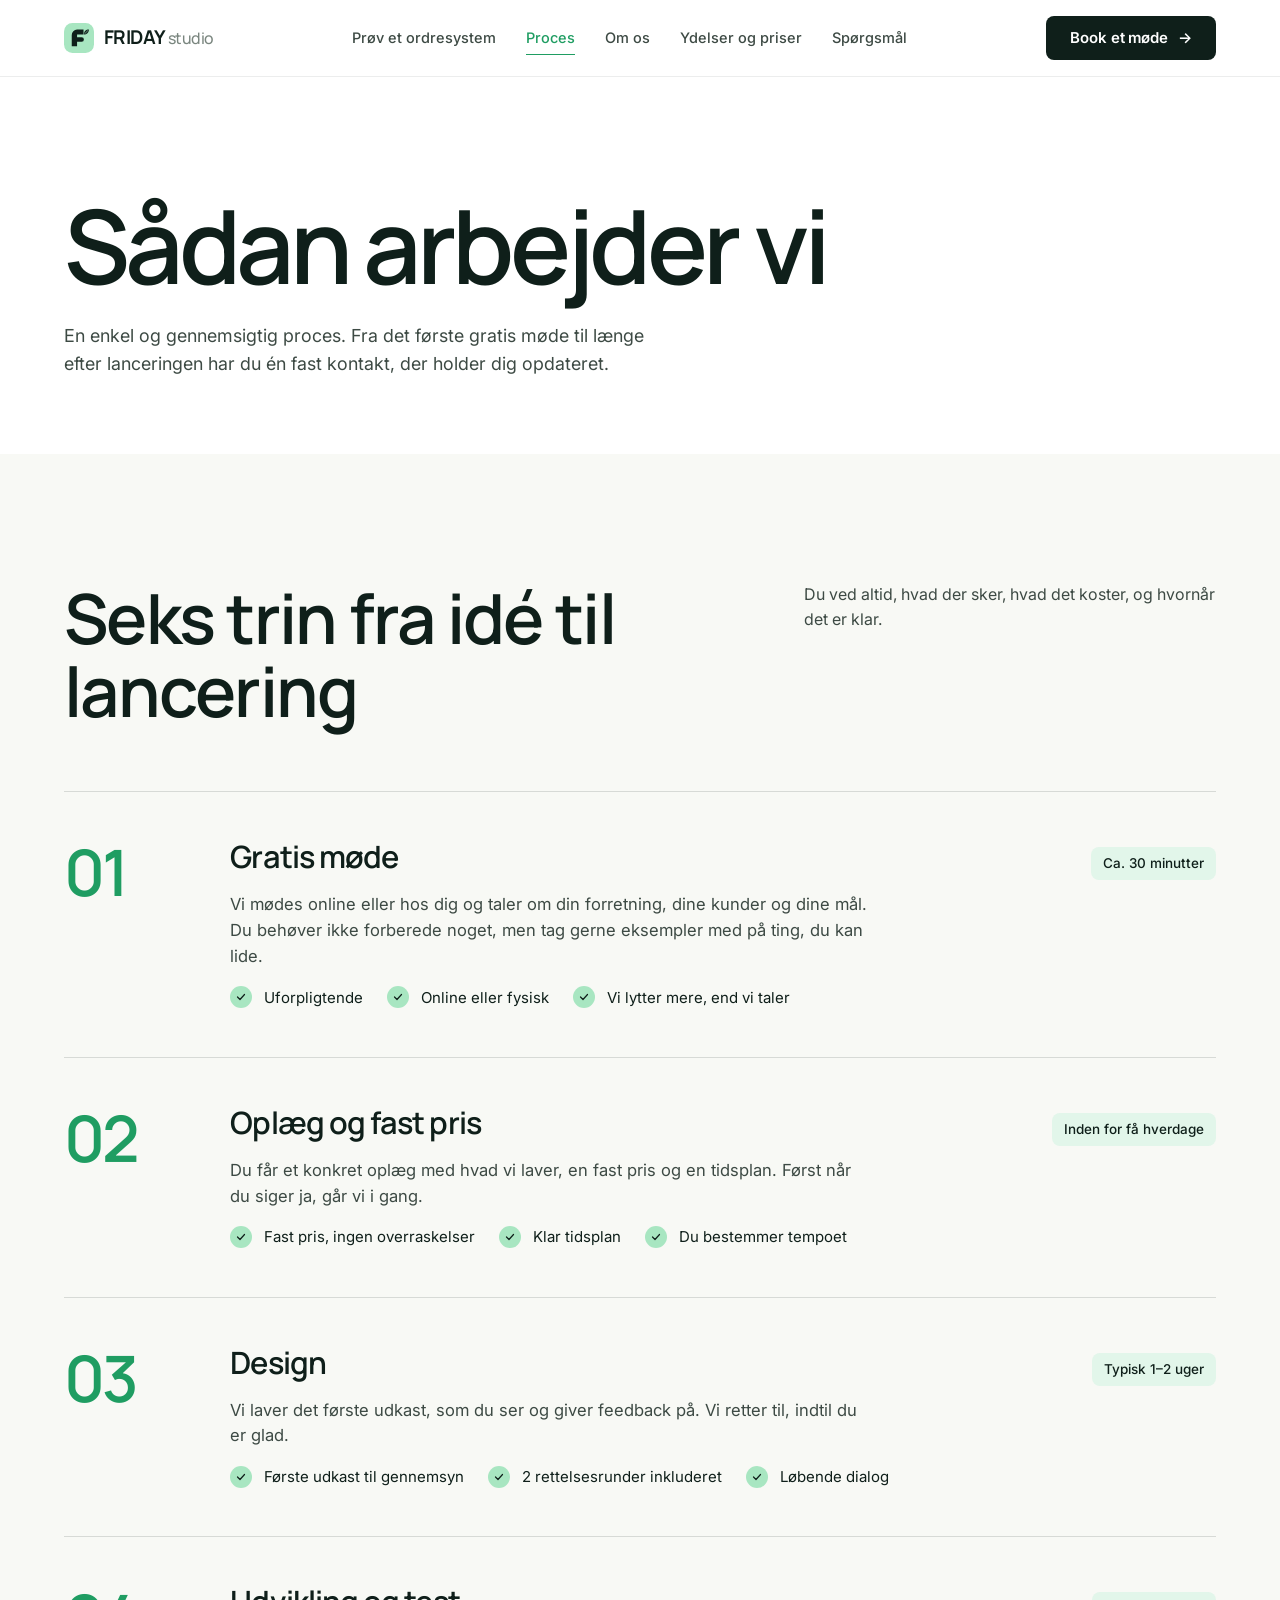
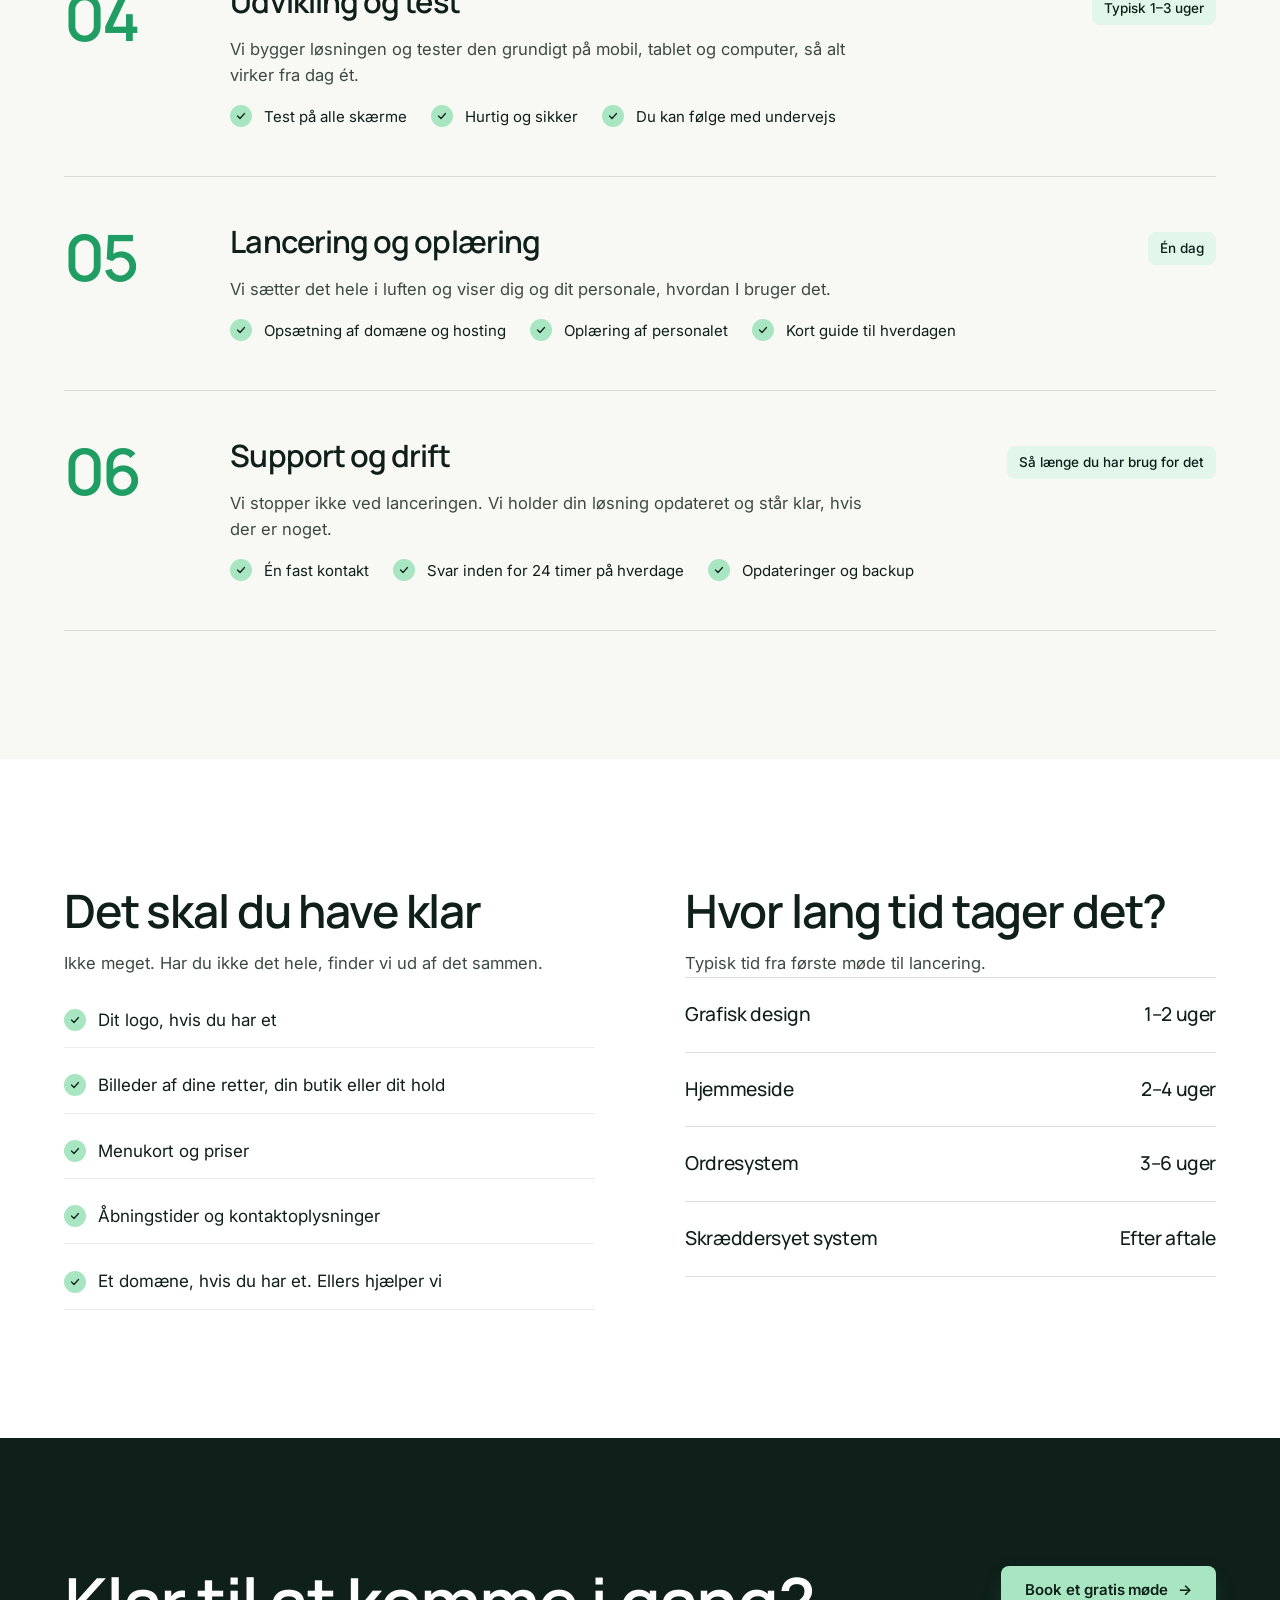
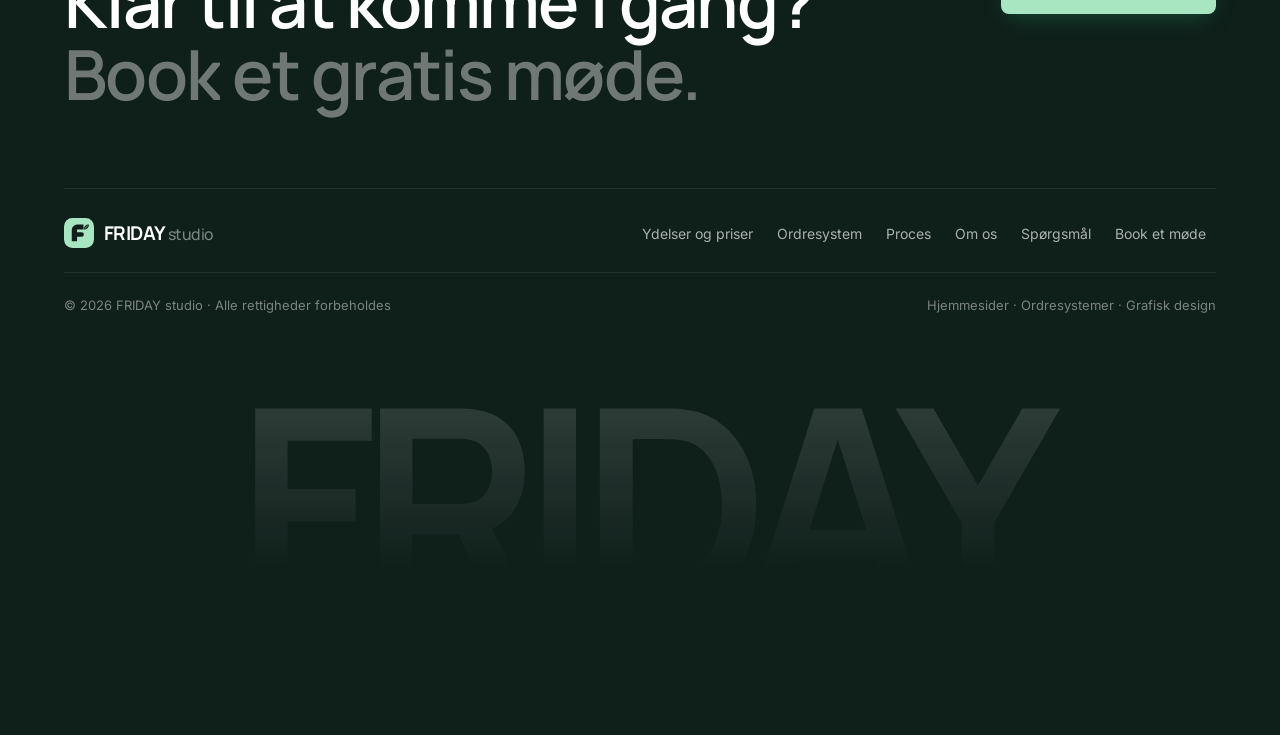
<file: proces.html>
<!doctype html>
<html lang="da">
<head>
<meta charset="utf-8">
<meta name="viewport" content="width=device-width, initial-scale=1">
<title>Proces · FRIDAY studio</title>
<meta name="description" content="Sådan arbejder FRIDAY studio: fra gratis møde og fast pris til design, udvikling, lancering og support.">
<meta name="theme-color" content="#EEF1EC">
<link rel="icon" href="data:image/svg+xml,%3Csvg xmlns='http://www.w3.org/2000/svg' viewBox='0 0 64 64'%3E%3Crect width='64' height='64' rx='18' fill='%23A8E6C1'/%3E%3Cg transform='translate(6 6) scale(.81)'%3E%3Cg fill='%230F1F1A'%3E%3Cpath d='M13 54V24a14 14 0 0 1 14-14h17v13H27v7h12a6 6 0 0 1 0 12H27v12Z'/%3E%3Cpath d='M45 23c0-8.5 5.5-13.5 13-13.5 0 8.5-5.5 13.5-13 13.5Z'/%3E%3C/g%3E%3Cpath d='M47.5 20.5 55 13' stroke='%23A8E6C1' stroke-width='1.6' stroke-linecap='round'/%3E%3C/g%3E%3C/svg%3E">
<link rel="preconnect" href="https://fonts.googleapis.com">
<link rel="preconnect" href="https://fonts.gstatic.com" crossorigin>
<link href="https://fonts.googleapis.com/css2?family=Inter:wght@400;500;600&family=Manrope:wght@400;500;600;700;800&display=swap" rel="stylesheet">
<link rel="stylesheet" href="styles.css?v=14">
</head>
<body class="load">

<div class="wrap">

  <!-- NAV -->
  <header class="nav" id="nav">
    <div class="nav-inner">
      <a href="index.html" class="logo" aria-label="FRIDAY studio forside">
        <svg viewBox="0 0 64 64" aria-hidden="true"><rect width="64" height="64" rx="18" fill="#A8E6C1"/><g transform="translate(6 6) scale(.81)"><g fill="#0F1F1A"><path d="M13 54V24a14 14 0 0 1 14-14h17v13H27v7h12a6 6 0 0 1 0 12H27v12Z"/><path d="M45 23c0-8.5 5.5-13.5 13-13.5 0 8.5-5.5 13.5-13 13.5Z"/></g><path d="M47.5 20.5 55 13" stroke="#A8E6C1" stroke-width="1.6" stroke-linecap="round"/></g></svg>
        <span>FRIDAY <small>studio</small></span>
      </a>
      <nav class="nav-links" aria-label="Hovedmenu">
        <a href="ordresystem.html">Prøv et ordresystem</a>
        <a href="proces.html">Proces</a>
        <a href="om-os.html">Om os</a>
        <a href="ydelser.html">Ydelser og priser</a>
        <a href="spoergsmaal.html">Spørgsmål</a>
      </nav>
      <div style="display:flex;gap:8px;align-items:center">
        <a href="book-et-moede.html" class="btn btn-dark">Book et møde <span class="arr">→</span></a>
        <button class="menu-btn" id="menuBtn" aria-label="Åbn menu" aria-expanded="false"><span></span></button>
      </div>
    </div>
    <div class="mobile-menu" id="mobileMenu">
      <a href="ordresystem.html">Prøv et ordresystem</a>
      <a href="proces.html">Proces</a>
      <a href="om-os.html">Om os</a>
      <a href="ydelser.html">Ydelser og priser</a>
      <a href="spoergsmaal.html">Spørgsmål</a>
      <a href="book-et-moede.html" class="btn btn-accent">Book et gratis møde</a>
    </div>
  </header>

  <section class="section white page-hero">
    <h1 class="split">Sådan arbejder vi</h1>
    <p class="reveal">En enkel og gennemsigtig proces. Fra det første gratis møde til længe efter lanceringen har du én fast kontakt, der holder dig opdateret.</p>
  </section>

  <section class="section">
    <div class="sec-head">
      <h2 class="split">Seks trin fra idé til lancering</h2>
      <p class="reveal">Du ved altid, hvad der sker, hvad det koster, og hvornår det er klar.</p>
    </div>
    <div class="tl">
      <div class="tl-step reveal">
        <div class="tl-no">01</div>
        <div class="tl-body">
          <div class="tl-top"><h3>Gratis møde</h3><span class="tl-time">Ca. 30 minutter</span></div>
          <p>Vi mødes online eller hos dig og taler om din forretning, dine kunder og dine mål. Du behøver ikke forberede noget, men tag gerne eksempler med på ting, du kan lide.</p>
          <ul class="checks"><li><span><svg viewBox="0 0 24 24" fill="none" stroke="currentColor" stroke-width="2.4" stroke-linecap="round" stroke-linejoin="round"><path d="m5 12 5 5 9-10"/></svg></span>Uforpligtende</li><li><span><svg viewBox="0 0 24 24" fill="none" stroke="currentColor" stroke-width="2.4" stroke-linecap="round" stroke-linejoin="round"><path d="m5 12 5 5 9-10"/></svg></span>Online eller fysisk</li><li><span><svg viewBox="0 0 24 24" fill="none" stroke="currentColor" stroke-width="2.4" stroke-linecap="round" stroke-linejoin="round"><path d="m5 12 5 5 9-10"/></svg></span>Vi lytter mere, end vi taler</li></ul>
        </div>
      </div>
      <div class="tl-step reveal">
        <div class="tl-no">02</div>
        <div class="tl-body">
          <div class="tl-top"><h3>Oplæg og fast pris</h3><span class="tl-time">Inden for få hverdage</span></div>
          <p>Du får et konkret oplæg med hvad vi laver, en fast pris og en tidsplan. Først når du siger ja, går vi i gang.</p>
          <ul class="checks"><li><span><svg viewBox="0 0 24 24" fill="none" stroke="currentColor" stroke-width="2.4" stroke-linecap="round" stroke-linejoin="round"><path d="m5 12 5 5 9-10"/></svg></span>Fast pris, ingen overraskelser</li><li><span><svg viewBox="0 0 24 24" fill="none" stroke="currentColor" stroke-width="2.4" stroke-linecap="round" stroke-linejoin="round"><path d="m5 12 5 5 9-10"/></svg></span>Klar tidsplan</li><li><span><svg viewBox="0 0 24 24" fill="none" stroke="currentColor" stroke-width="2.4" stroke-linecap="round" stroke-linejoin="round"><path d="m5 12 5 5 9-10"/></svg></span>Du bestemmer tempoet</li></ul>
        </div>
      </div>
      <div class="tl-step reveal">
        <div class="tl-no">03</div>
        <div class="tl-body">
          <div class="tl-top"><h3>Design</h3><span class="tl-time">Typisk 1–2 uger</span></div>
          <p>Vi laver det første udkast, som du ser og giver feedback på. Vi retter til, indtil du er glad.</p>
          <ul class="checks"><li><span><svg viewBox="0 0 24 24" fill="none" stroke="currentColor" stroke-width="2.4" stroke-linecap="round" stroke-linejoin="round"><path d="m5 12 5 5 9-10"/></svg></span>Første udkast til gennemsyn</li><li><span><svg viewBox="0 0 24 24" fill="none" stroke="currentColor" stroke-width="2.4" stroke-linecap="round" stroke-linejoin="round"><path d="m5 12 5 5 9-10"/></svg></span>2 rettelsesrunder inkluderet</li><li><span><svg viewBox="0 0 24 24" fill="none" stroke="currentColor" stroke-width="2.4" stroke-linecap="round" stroke-linejoin="round"><path d="m5 12 5 5 9-10"/></svg></span>Løbende dialog</li></ul>
        </div>
      </div>
      <div class="tl-step reveal">
        <div class="tl-no">04</div>
        <div class="tl-body">
          <div class="tl-top"><h3>Udvikling og test</h3><span class="tl-time">Typisk 1–3 uger</span></div>
          <p>Vi bygger løsningen og tester den grundigt på mobil, tablet og computer, så alt virker fra dag ét.</p>
          <ul class="checks"><li><span><svg viewBox="0 0 24 24" fill="none" stroke="currentColor" stroke-width="2.4" stroke-linecap="round" stroke-linejoin="round"><path d="m5 12 5 5 9-10"/></svg></span>Test på alle skærme</li><li><span><svg viewBox="0 0 24 24" fill="none" stroke="currentColor" stroke-width="2.4" stroke-linecap="round" stroke-linejoin="round"><path d="m5 12 5 5 9-10"/></svg></span>Hurtig og sikker</li><li><span><svg viewBox="0 0 24 24" fill="none" stroke="currentColor" stroke-width="2.4" stroke-linecap="round" stroke-linejoin="round"><path d="m5 12 5 5 9-10"/></svg></span>Du kan følge med undervejs</li></ul>
        </div>
      </div>
      <div class="tl-step reveal">
        <div class="tl-no">05</div>
        <div class="tl-body">
          <div class="tl-top"><h3>Lancering og oplæring</h3><span class="tl-time">Én dag</span></div>
          <p>Vi sætter det hele i luften og viser dig og dit personale, hvordan I bruger det.</p>
          <ul class="checks"><li><span><svg viewBox="0 0 24 24" fill="none" stroke="currentColor" stroke-width="2.4" stroke-linecap="round" stroke-linejoin="round"><path d="m5 12 5 5 9-10"/></svg></span>Opsætning af domæne og hosting</li><li><span><svg viewBox="0 0 24 24" fill="none" stroke="currentColor" stroke-width="2.4" stroke-linecap="round" stroke-linejoin="round"><path d="m5 12 5 5 9-10"/></svg></span>Oplæring af personalet</li><li><span><svg viewBox="0 0 24 24" fill="none" stroke="currentColor" stroke-width="2.4" stroke-linecap="round" stroke-linejoin="round"><path d="m5 12 5 5 9-10"/></svg></span>Kort guide til hverdagen</li></ul>
        </div>
      </div>
      <div class="tl-step reveal">
        <div class="tl-no">06</div>
        <div class="tl-body">
          <div class="tl-top"><h3>Support og drift</h3><span class="tl-time">Så længe du har brug for det</span></div>
          <p>Vi stopper ikke ved lanceringen. Vi holder din løsning opdateret og står klar, hvis der er noget.</p>
          <ul class="checks"><li><span><svg viewBox="0 0 24 24" fill="none" stroke="currentColor" stroke-width="2.4" stroke-linecap="round" stroke-linejoin="round"><path d="m5 12 5 5 9-10"/></svg></span>Én fast kontakt</li><li><span><svg viewBox="0 0 24 24" fill="none" stroke="currentColor" stroke-width="2.4" stroke-linecap="round" stroke-linejoin="round"><path d="m5 12 5 5 9-10"/></svg></span>Svar inden for 24 timer på hverdage</li><li><span><svg viewBox="0 0 24 24" fill="none" stroke="currentColor" stroke-width="2.4" stroke-linecap="round" stroke-linejoin="round"><path d="m5 12 5 5 9-10"/></svg></span>Opdateringer og backup</li></ul>
        </div>
      </div>
    </div>
  </section>

  <section class="section white">
    <div class="two-col">
      <div>
        <h2 class="split">Det skal du have klar</h2>
        <p class="lead reveal">Ikke meget. Har du ikke det hele, finder vi ud af det sammen.</p>
        <div class="reveal"><ul class="checks big"><li><span><svg viewBox="0 0 24 24" fill="none" stroke="currentColor" stroke-width="2.4" stroke-linecap="round" stroke-linejoin="round"><path d="m5 12 5 5 9-10"/></svg></span>Dit logo, hvis du har et</li><li><span><svg viewBox="0 0 24 24" fill="none" stroke="currentColor" stroke-width="2.4" stroke-linecap="round" stroke-linejoin="round"><path d="m5 12 5 5 9-10"/></svg></span>Billeder af dine retter, din butik eller dit hold</li><li><span><svg viewBox="0 0 24 24" fill="none" stroke="currentColor" stroke-width="2.4" stroke-linecap="round" stroke-linejoin="round"><path d="m5 12 5 5 9-10"/></svg></span>Menukort og priser</li><li><span><svg viewBox="0 0 24 24" fill="none" stroke="currentColor" stroke-width="2.4" stroke-linecap="round" stroke-linejoin="round"><path d="m5 12 5 5 9-10"/></svg></span>Åbningstider og kontaktoplysninger</li><li><span><svg viewBox="0 0 24 24" fill="none" stroke="currentColor" stroke-width="2.4" stroke-linecap="round" stroke-linejoin="round"><path d="m5 12 5 5 9-10"/></svg></span>Et domæne, hvis du har et. Ellers hjælper vi</li></ul></div>
      </div>
      <div>
        <h2 class="split">Hvor lang tid tager det?</h2>
        <p class="lead reveal">Typisk tid fra første møde til lancering.</p>
        <div class="pl-list stagger"><div class="pl-item"><div class="pl-top"><h4>Grafisk design</h4><span>1–2 uger</span></div></div><div class="pl-item"><div class="pl-top"><h4>Hjemmeside</h4><span>2–4 uger</span></div></div><div class="pl-item"><div class="pl-top"><h4>Ordresystem</h4><span>3–6 uger</span></div></div><div class="pl-item"><div class="pl-top"><h4>Skræddersyet system</h4><span>Efter aftale</span></div></div></div>
      </div>
    </div>
  </section>

  <section class="section dark">
    <div class="sec-head">
      <h2 class="split">Klar til at komme i gang? <span style="color:rgba(255,255,255,.4)">Book et gratis møde.</span></h2>
      <a href="book-et-moede.html" class="btn btn-accent reveal">Book et gratis møde <span class="arr">→</span></a>
    </div>
    <footer>
      <div class="foot-top">
        <a href="index.html" class="logo light"><svg viewBox="0 0 64 64" aria-hidden="true"><rect width="64" height="64" rx="18" fill="#A8E6C1"/><g transform="translate(6 6) scale(.81)"><g fill="#0F1F1A"><path d="M13 54V24a14 14 0 0 1 14-14h17v13H27v7h12a6 6 0 0 1 0 12H27v12Z"/><path d="M45 23c0-8.5 5.5-13.5 13-13.5 0 8.5-5.5 13.5-13 13.5Z"/></g><path d="M47.5 20.5 55 13" stroke="#A8E6C1" stroke-width="1.6" stroke-linecap="round"/></g></svg><span>FRIDAY <small>studio</small></span></a>
        <nav class="foot-links" aria-label="Footer">
          <a href="ydelser.html">Ydelser og priser</a><a href="ordresystem.html">Ordresystem</a><a href="proces.html">Proces</a><a href="om-os.html">Om os</a><a href="spoergsmaal.html">Spørgsmål</a><a href="book-et-moede.html">Book et møde</a>
        </nav>
      </div>
      <div class="foot-bottom">
        <span>© <span id="yr">2026</span> FRIDAY studio · Alle rettigheder forbeholdes</span>
        <span>Hjemmesider · Ordresystemer · Grafisk design</span>
      </div>
      <div class="giant" aria-hidden="true">FRIDAY</div>
    </footer>
  </section>

</div>

<script src="main.js?v=2"></script>
</body>
</html>
</file>
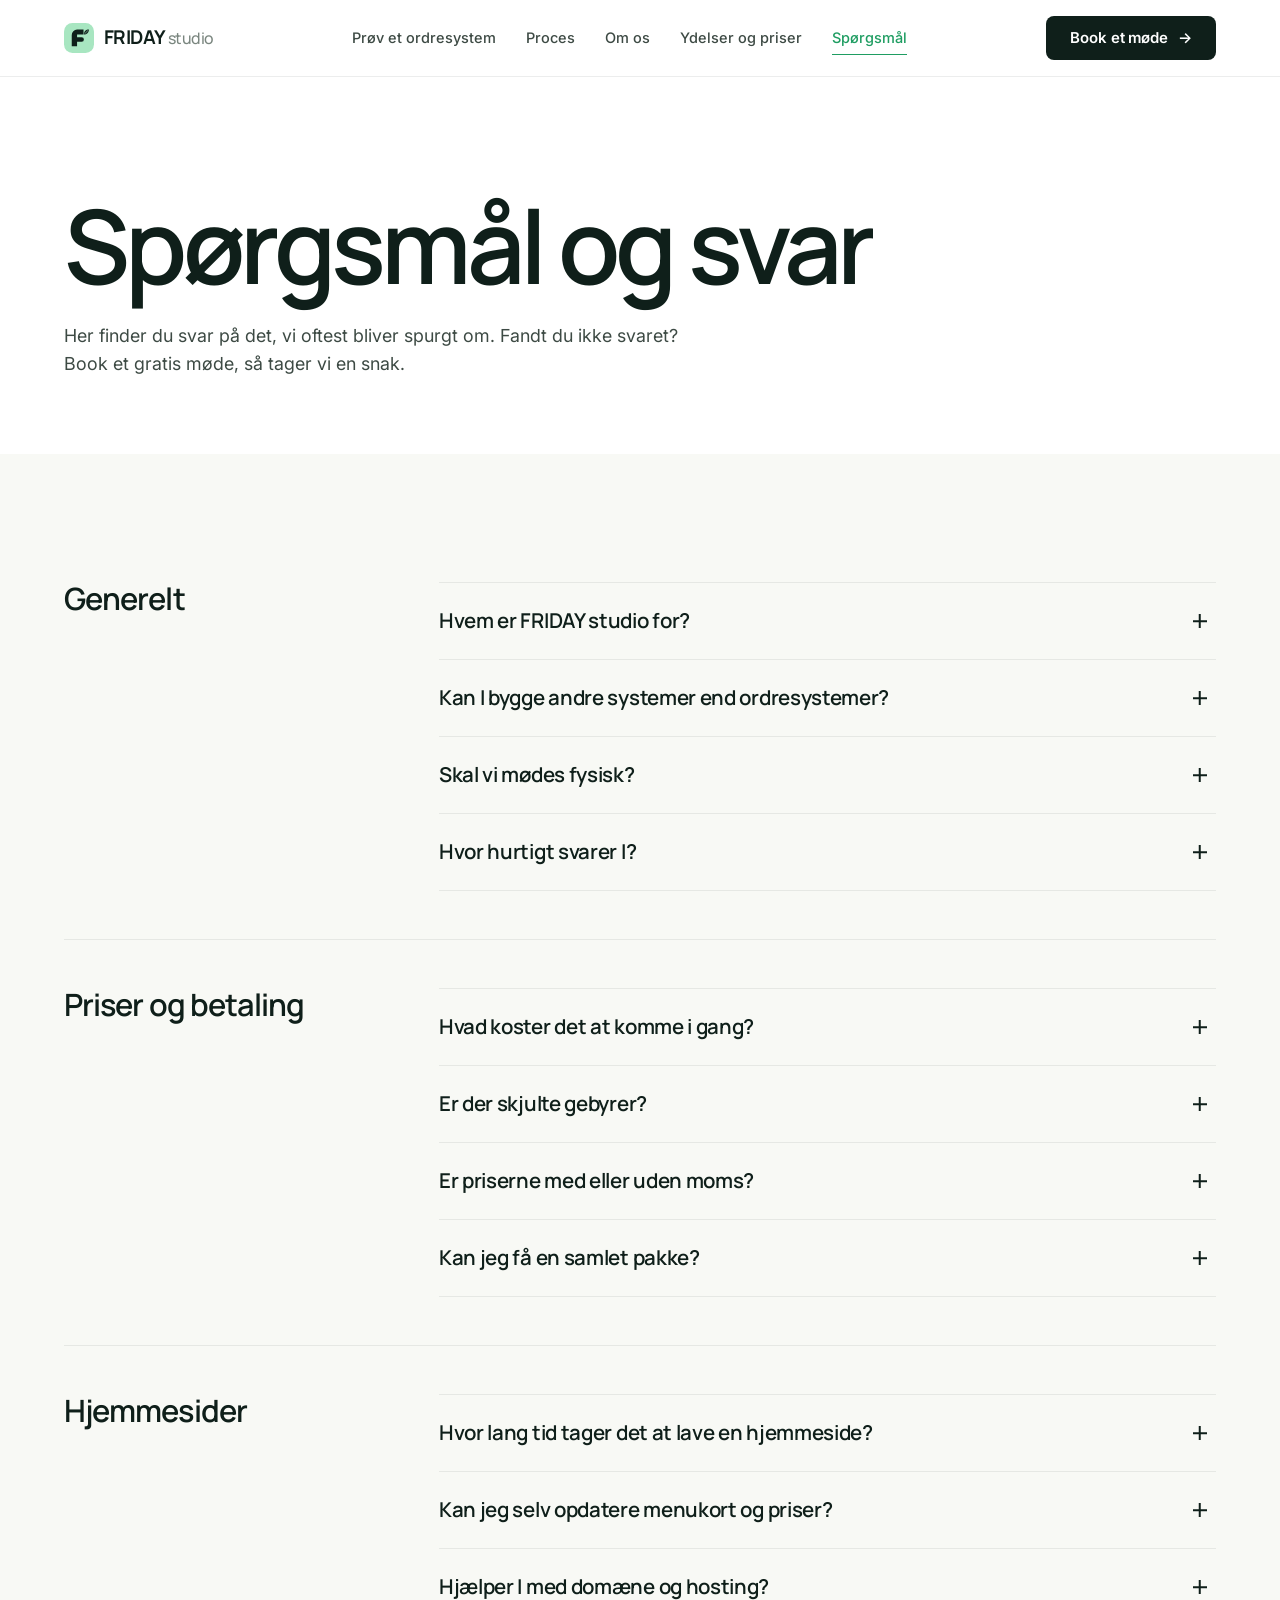
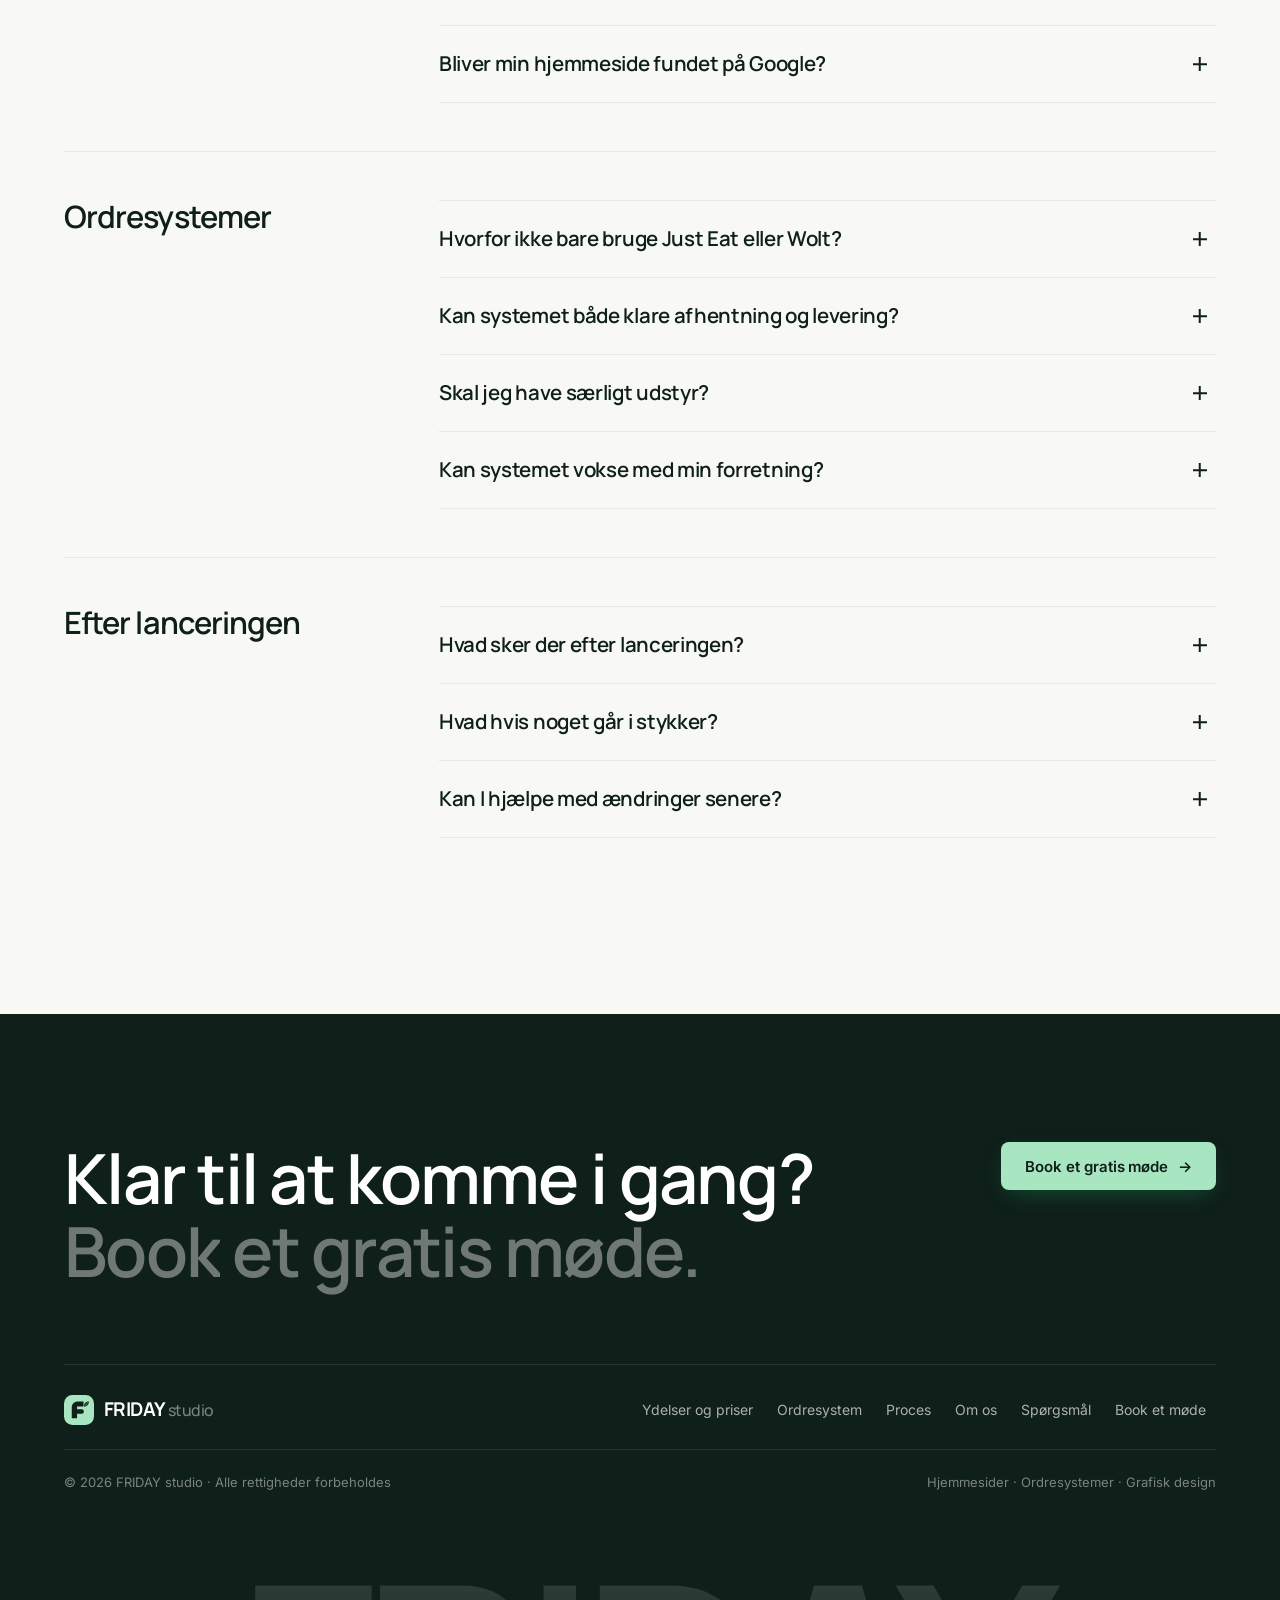
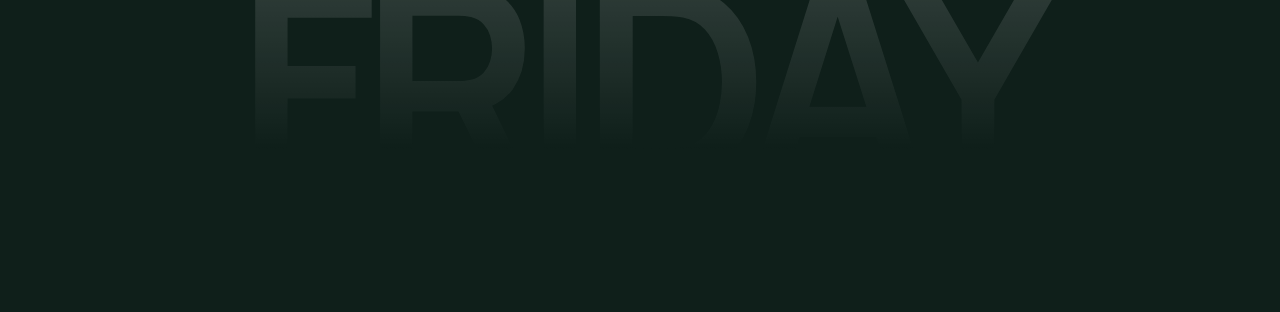
<file: spoergsmaal.html>
<!doctype html>
<html lang="da">
<head>
<meta charset="utf-8">
<meta name="viewport" content="width=device-width, initial-scale=1">
<title>Spørgsmål · FRIDAY studio</title>
<meta name="description" content="Svar på de mest stillede spørgsmål om priser, hjemmesider, ordresystemer og support hos FRIDAY studio.">
<meta name="theme-color" content="#EEF1EC">
<link rel="icon" href="data:image/svg+xml,%3Csvg xmlns='http://www.w3.org/2000/svg' viewBox='0 0 64 64'%3E%3Crect width='64' height='64' rx='18' fill='%23A8E6C1'/%3E%3Cg transform='translate(6 6) scale(.81)'%3E%3Cg fill='%230F1F1A'%3E%3Cpath d='M13 54V24a14 14 0 0 1 14-14h17v13H27v7h12a6 6 0 0 1 0 12H27v12Z'/%3E%3Cpath d='M45 23c0-8.5 5.5-13.5 13-13.5 0 8.5-5.5 13.5-13 13.5Z'/%3E%3C/g%3E%3Cpath d='M47.5 20.5 55 13' stroke='%23A8E6C1' stroke-width='1.6' stroke-linecap='round'/%3E%3C/g%3E%3C/svg%3E">
<link rel="preconnect" href="https://fonts.googleapis.com">
<link rel="preconnect" href="https://fonts.gstatic.com" crossorigin>
<link href="https://fonts.googleapis.com/css2?family=Inter:wght@400;500;600&family=Manrope:wght@400;500;600;700;800&display=swap" rel="stylesheet">
<link rel="stylesheet" href="styles.css?v=14">
</head>
<body class="load">

<div class="wrap">

  <!-- NAV -->
  <header class="nav" id="nav">
    <div class="nav-inner">
      <a href="index.html" class="logo" aria-label="FRIDAY studio forside">
        <svg viewBox="0 0 64 64" aria-hidden="true"><rect width="64" height="64" rx="18" fill="#A8E6C1"/><g transform="translate(6 6) scale(.81)"><g fill="#0F1F1A"><path d="M13 54V24a14 14 0 0 1 14-14h17v13H27v7h12a6 6 0 0 1 0 12H27v12Z"/><path d="M45 23c0-8.5 5.5-13.5 13-13.5 0 8.5-5.5 13.5-13 13.5Z"/></g><path d="M47.5 20.5 55 13" stroke="#A8E6C1" stroke-width="1.6" stroke-linecap="round"/></g></svg>
        <span>FRIDAY <small>studio</small></span>
      </a>
      <nav class="nav-links" aria-label="Hovedmenu">
        <a href="ordresystem.html">Prøv et ordresystem</a>
        <a href="proces.html">Proces</a>
        <a href="om-os.html">Om os</a>
        <a href="ydelser.html">Ydelser og priser</a>
        <a href="spoergsmaal.html">Spørgsmål</a>
      </nav>
      <div style="display:flex;gap:8px;align-items:center">
        <a href="book-et-moede.html" class="btn btn-dark">Book et møde <span class="arr">→</span></a>
        <button class="menu-btn" id="menuBtn" aria-label="Åbn menu" aria-expanded="false"><span></span></button>
      </div>
    </div>
    <div class="mobile-menu" id="mobileMenu">
      <a href="ordresystem.html">Prøv et ordresystem</a>
      <a href="proces.html">Proces</a>
      <a href="om-os.html">Om os</a>
      <a href="ydelser.html">Ydelser og priser</a>
      <a href="spoergsmaal.html">Spørgsmål</a>
      <a href="book-et-moede.html" class="btn btn-accent">Book et gratis møde</a>
    </div>
  </header>

  <section class="section white page-hero">
    <h1 class="split">Spørgsmål og svar</h1>
    <p class="reveal">Her finder du svar på det, vi oftest bliver spurgt om. Fandt du ikke svaret? Book et gratis møde, så tager vi en snak.</p>
  </section>

  <section class="section">
    <div class="faq-group">
      <h2 class="faq-group-t reveal">Generelt</h2>
      <div class="faq-list"><div class="faq"><button class="faq-q" aria-expanded="false"><h3>Hvem er FRIDAY studio for?</h3><span class="pm"></span></button><div class="faq-a"><div><p>Vi arbejder især med små virksomheder som restauranter, caféer, pizzeriaer og butikker, men vi hjælper alle, der har brug for en hjemmeside, et system eller grafisk design.</p></div></div></div><div class="faq"><button class="faq-q" aria-expanded="false"><h3>Kan I bygge andre systemer end ordresystemer?</h3><span class="pm"></span></button><div class="faq-a"><div><p>Ja. Vi bygger det meste: bookingsystemer, lagerstyring, kundeklubber, interne værktøjer og integrationer med dit kassesystem. Fortæl os om din idé, så finder vi en løsning.</p></div></div></div><div class="faq"><button class="faq-q" aria-expanded="false"><h3>Skal vi mødes fysisk?</h3><span class="pm"></span></button><div class="faq-a"><div><p>Det bestemmer du. Vi kan mødes online eller hos dig, alt efter hvad der passer bedst.</p></div></div></div><div class="faq"><button class="faq-q" aria-expanded="false"><h3>Hvor hurtigt svarer I?</h3><span class="pm"></span></button><div class="faq-a"><div><p>Vi svarer inden for 24 timer på hverdage, og ofte hurtigere.</p></div></div></div></div>
    </div>
    <div class="faq-group">
      <h2 class="faq-group-t reveal">Priser og betaling</h2>
      <div class="faq-list"><div class="faq"><button class="faq-q" aria-expanded="false"><h3>Hvad koster det at komme i gang?</h3><span class="pm"></span></button><div class="faq-a"><div><p>Det første møde er gratis og uforpligtende. Herefter får du et oplæg med en fast pris, så du ved præcis, hvad du betaler, før vi går i gang.</p></div></div></div><div class="faq"><button class="faq-q" aria-expanded="false"><h3>Er der skjulte gebyrer?</h3><span class="pm"></span></button><div class="faq-a"><div><p>Nej. Du får en fast pris i oplægget, og den holder. Løbende udgifter som hosting og drift står tydeligt på Ydelser og priser.</p></div></div></div><div class="faq"><button class="faq-q" aria-expanded="false"><h3>Er priserne med eller uden moms?</h3><span class="pm"></span></button><div class="faq-a"><div><p>Alle priser på siden er ekskl. moms.</p></div></div></div><div class="faq"><button class="faq-q" aria-expanded="false"><h3>Kan jeg få en samlet pakke?</h3><span class="pm"></span></button><div class="faq-a"><div><p>Ja. Har du brug for flere ting, fx logo, hjemmeside og ordresystem, samler vi det i én pakke med en samlet pris.</p></div></div></div></div>
    </div>
    <div class="faq-group">
      <h2 class="faq-group-t reveal">Hjemmesider</h2>
      <div class="faq-list"><div class="faq"><button class="faq-q" aria-expanded="false"><h3>Hvor lang tid tager det at lave en hjemmeside?</h3><span class="pm"></span></button><div class="faq-a"><div><p>En typisk hjemmeside tager 2–4 uger fra første møde til lancering. Et ordresystem tager normalt 3–6 uger, afhængigt af hvad du har brug for.</p></div></div></div><div class="faq"><button class="faq-q" aria-expanded="false"><h3>Kan jeg selv opdatere menukort og priser?</h3><span class="pm"></span></button><div class="faq-a"><div><p>Ja. Du får et enkelt administrationspanel, hvor du kan ændre retter, priser, åbningstider og tilbud uden at kunne kode.</p></div></div></div><div class="faq"><button class="faq-q" aria-expanded="false"><h3>Hjælper I med domæne og hosting?</h3><span class="pm"></span></button><div class="faq-a"><div><p>Ja. Vi hjælper med at købe domænet og sætter hosting op, så du ikke skal bekymre dig om det tekniske.</p></div></div></div><div class="faq"><button class="faq-q" aria-expanded="false"><h3>Bliver min hjemmeside fundet på Google?</h3><span class="pm"></span></button><div class="faq-a"><div><p>Vi bygger alle hjemmesider, så de er hurtige og nemme for Google at forstå, og vi kan også sætte din Google-profil op.</p></div></div></div></div>
    </div>
    <div class="faq-group">
      <h2 class="faq-group-t reveal">Ordresystemer</h2>
      <div class="faq-list"><div class="faq"><button class="faq-q" aria-expanded="false"><h3>Hvorfor ikke bare bruge Just Eat eller Wolt?</h3><span class="pm"></span></button><div class="faq-a"><div><p>De store platforme tager ofte en stor procentdel af hver ordre. Med dit eget ordresystem betaler du en fast pris, ejer dine kundedata og kan selv bestemme design, tilbud og kundeklub.</p></div></div></div><div class="faq"><button class="faq-q" aria-expanded="false"><h3>Kan systemet både klare afhentning og levering?</h3><span class="pm"></span></button><div class="faq-a"><div><p>Ja. Kunden vælger selv afhentning eller levering, og du bestemmer leveringsområde og priser.</p></div></div></div><div class="faq"><button class="faq-q" aria-expanded="false"><h3>Skal jeg have særligt udstyr?</h3><span class="pm"></span></button><div class="faq-a"><div><p>Nej. Køkkenskærmen kører på en almindelig tablet eller computer, som du måske allerede har.</p></div></div></div><div class="faq"><button class="faq-q" aria-expanded="false"><h3>Kan systemet vokse med min forretning?</h3><span class="pm"></span></button><div class="faq-a"><div><p>Ja. Du kan starte enkelt og senere tilføje fx bordbestilling, kundeklub eller flere afdelinger.</p></div></div></div></div>
    </div>
    <div class="faq-group">
      <h2 class="faq-group-t reveal">Efter lanceringen</h2>
      <div class="faq-list"><div class="faq"><button class="faq-q" aria-expanded="false"><h3>Hvad sker der efter lanceringen?</h3><span class="pm"></span></button><div class="faq-a"><div><p>Vi stopper ikke ved lanceringen. Vi tilbyder drift, opdateringer og support, så din løsning altid kører, og du har én at ringe til.</p></div></div></div><div class="faq"><button class="faq-q" aria-expanded="false"><h3>Hvad hvis noget går i stykker?</h3><span class="pm"></span></button><div class="faq-a"><div><p>Så kontakter du os, og vi kigger på det hurtigst muligt. Med en drifts- og supportaftale er det inkluderet.</p></div></div></div><div class="faq"><button class="faq-q" aria-expanded="false"><h3>Kan I hjælpe med ændringer senere?</h3><span class="pm"></span></button><div class="faq-a"><div><p>Ja. Vi hjælper gerne med nye sider, funktioner eller design, når din forretning udvikler sig.</p></div></div></div></div>
    </div>
  </section>

  <section class="section dark">
    <div class="sec-head">
      <h2 class="split">Klar til at komme i gang? <span style="color:rgba(255,255,255,.4)">Book et gratis møde.</span></h2>
      <a href="book-et-moede.html" class="btn btn-accent reveal">Book et gratis møde <span class="arr">→</span></a>
    </div>
    <footer>
      <div class="foot-top">
        <a href="index.html" class="logo light"><svg viewBox="0 0 64 64" aria-hidden="true"><rect width="64" height="64" rx="18" fill="#A8E6C1"/><g transform="translate(6 6) scale(.81)"><g fill="#0F1F1A"><path d="M13 54V24a14 14 0 0 1 14-14h17v13H27v7h12a6 6 0 0 1 0 12H27v12Z"/><path d="M45 23c0-8.5 5.5-13.5 13-13.5 0 8.5-5.5 13.5-13 13.5Z"/></g><path d="M47.5 20.5 55 13" stroke="#A8E6C1" stroke-width="1.6" stroke-linecap="round"/></g></svg><span>FRIDAY <small>studio</small></span></a>
        <nav class="foot-links" aria-label="Footer">
          <a href="ydelser.html">Ydelser og priser</a><a href="ordresystem.html">Ordresystem</a><a href="proces.html">Proces</a><a href="om-os.html">Om os</a><a href="spoergsmaal.html">Spørgsmål</a><a href="book-et-moede.html">Book et møde</a>
        </nav>
      </div>
      <div class="foot-bottom">
        <span>© <span id="yr">2026</span> FRIDAY studio · Alle rettigheder forbeholdes</span>
        <span>Hjemmesider · Ordresystemer · Grafisk design</span>
      </div>
      <div class="giant" aria-hidden="true">FRIDAY</div>
    </footer>
  </section>

</div>

<script src="main.js?v=2"></script>
</body>
</html>
</file>
<file: styles.css>
:root{
  --bg:#EEF1EC;
  --card:#F8F9F5;
  --white:#FFFFFF;
  --ink:#0F1F1A;
  --ink-2:#3D4A44;
  --muted:#7A867F;
  --line:rgba(15,31,26,.08);
  --line-strong:rgba(15,31,26,.14);
  --dark:#0F1F1A;
  --dark-2:#172A23;
  --dark-3:#22372F;
  --dark-line:rgba(255,255,255,.09);
  --accent:#A8E6C1;
  --accent-ink:#0F1F1A;
  --accent-strong:#1F9D62;
  --accent-soft:#E2F6EA;
  --ok:#22C55E;
  --radius:24px;
  --radius-sm:14px;
  --pad:clamp(20px,4vw,56px);
  --gutter:clamp(20px,5vw,72px);
  --inline:max(var(--gutter),calc((100% - 1440px) / 2));
  --ease:cubic-bezier(.22,1,.36,1);
  --font-head:"Manrope",system-ui,sans-serif;
  --font-body:"Inter",system-ui,sans-serif;
}
*{box-sizing:border-box;margin:0;padding:0}
html{scroll-behavior:smooth;-webkit-text-size-adjust:100%}
body{background:var(--bg);color:var(--ink);font-family:var(--font-body);font-size:16px;line-height:1.55;-webkit-font-smoothing:antialiased;overflow-x:hidden}
img,svg{display:block;max-width:100%}
a{color:inherit;text-decoration:none}
button,input,select,textarea{font:inherit;color:inherit}
button{cursor:pointer;background:none;border:0}
::selection{background:var(--accent);color:var(--accent-ink)}
:focus-visible{outline:2px solid var(--accent-strong);outline-offset:3px;border-radius:6px}

.wrap{width:100%}
.section{background:var(--card);padding:clamp(72px,10vw,140px) var(--inline);position:relative;overflow:hidden}
.section.dark{background:var(--dark);color:#fff}
.section.white{background:var(--white)}

h1,h2,h3,h4{font-family:var(--font-head);font-weight:600;letter-spacing:-.025em;line-height:1.05}
h2{font-size:clamp(36px,5.4vw,72px)}
h3{font-size:clamp(20px,1.8vw,24px);letter-spacing:-.015em}

.label{display:inline-flex;align-items:center;gap:8px;font-size:13px;font-weight:500;color:var(--ink-2)}
.label::before{content:"";width:7px;height:7px;border-radius:50%;background:var(--accent-strong);box-shadow:0 0 0 4px rgba(31,157,98,.15)}
.dark .label{color:rgba(255,255,255,.75)}
.sec-head{display:flex;justify-content:space-between;align-items:flex-start;gap:24px;margin-bottom:clamp(32px,5vw,64px)}
.sec-head p{max-width:420px;color:var(--ink-2)}
.dark .sec-head p{color:rgba(255,255,255,.6)}
.sparks{display:flex;gap:clamp(24px,6vw,90px);color:var(--muted);font-size:14px;padding-top:24px}
.sparks span{display:inline-block;animation:spin 8s linear infinite}
.sparks span:nth-child(2){animation-duration:11s;animation-direction:reverse}
.sparks span:nth-child(3){animation-duration:14s}
@keyframes spin{to{transform:rotate(360deg)}}

.btn{display:inline-flex;align-items:center;justify-content:center;gap:10px;height:48px;padding:0 24px;border-radius:8px;font-weight:600;font-size:15px;letter-spacing:-.005em;transition:transform .3s var(--ease),background .3s,color .3s,box-shadow .3s;white-space:nowrap}
.btn:hover{transform:translateY(-2px)}
.btn-accent{background:var(--accent);color:var(--accent-ink);box-shadow:0 8px 24px -8px rgba(31,157,98,.45)}
.btn-accent:hover{background:#94DDB2}
.btn-dark{background:var(--ink);color:#fff}
.btn-light{background:#fff;color:var(--ink)}
.btn-ghost{border:1px solid var(--line-strong)}
.btn .arr{transition:transform .3s var(--ease)}
.btn:hover .arr{transform:translateX(3px)}

/* ---------- NAV ---------- */
.nav{position:fixed;top:0;left:0;right:0;z-index:50;background:rgba(255,255,255,.94);backdrop-filter:blur(16px) saturate(1.4);-webkit-backdrop-filter:blur(16px) saturate(1.4);border-bottom:1px solid var(--line);transition:background .4s,border-color .4s,box-shadow .4s}
.nav-inner{display:flex;align-items:center;justify-content:space-between;gap:20px;height:76px;padding:0 var(--inline)}
.nav.scrolled{box-shadow:0 8px 30px -18px rgba(15,31,26,.25)}
.logo{display:flex;align-items:center;gap:10px;font-family:var(--font-head);font-weight:700;font-size:19px;letter-spacing:-.03em}
.logo svg{width:30px;height:30px}
.logo small{font-weight:500;color:var(--muted)}
.nav-links{display:flex;gap:30px}
.nav-links a{position:relative;padding:6px 0;font-size:14.5px;font-weight:500;color:var(--ink-2);transition:color .25s}
.nav-links a::after{content:"";position:absolute;left:0;right:0;bottom:0;height:1.5px;background:currentColor;transform:scaleX(0);transform-origin:left;transition:transform .35s var(--ease)}
.nav-links a:hover::after,.nav-links a.active::after{transform:scaleX(1)}
.nav-links a:hover{color:var(--ink)}
.nav-links a.active{color:var(--accent-strong)}
.nav .btn{height:44px}
.menu-btn{display:none;width:44px;height:44px;border-radius:8px;background:var(--ink);color:#fff;align-items:center;justify-content:center}
.menu-btn span{display:block;width:16px;height:1.5px;background:#fff;position:relative;transition:transform .3s}
.menu-btn span::before,.menu-btn span::after{content:"";position:absolute;left:0;width:16px;height:1.5px;background:#fff;transition:transform .3s,top .3s}
.menu-btn span::before{top:-5px}.menu-btn span::after{top:5px}
.nav.open .menu-btn span{background:transparent}
.nav.open .menu-btn span::before{top:0;transform:rotate(45deg)}
.nav.open .menu-btn span::after{top:0;transform:rotate(-45deg)}
.mobile-menu{display:none}
.nav.over-hero{background:transparent;border-color:rgba(255,255,255,.14);backdrop-filter:none;-webkit-backdrop-filter:none;box-shadow:none}
.nav.over-hero .logo,.nav.over-hero .nav-links a{color:#fff}
.nav.over-hero .logo small{color:rgba(255,255,255,.7)}
.nav.over-hero .nav-links a:hover{color:#fff}
.nav.over-hero .btn-dark,.nav.over-hero .menu-btn{background:#fff;color:var(--ink)}
.nav.over-hero .menu-btn span,.nav.over-hero .menu-btn span::before,.nav.over-hero .menu-btn span::after{background:var(--ink)}
.nav.over-hero.open .menu-btn span{background:transparent}
.nav.over-hero.open{background:#fff;border-color:var(--line)}
.nav.over-hero.open .logo{color:var(--ink)}
.nav.over-hero.open .logo small{color:var(--muted)}
.nav.over-hero.open .menu-btn{background:var(--ink)}
.nav.over-hero.open .menu-btn span::before,.nav.over-hero.open .menu-btn span::after{background:#fff}

/* ---------- HERO ---------- */
.hero{min-height:100svh;padding:0;background:#0F1F1A;color:#fff;display:flex;isolation:isolate}
.hero-media{position:absolute;inset:0;z-index:-2;overflow:hidden}
.clip{position:absolute;inset:0;background-size:cover;background-position:center;opacity:0;transition:opacity 1.4s ease;transform:scale(1.04)}
.clip.on{opacity:1;animation:kb 9s linear forwards}
.clip video{width:100%;height:100%;object-fit:cover;display:block}
@keyframes kb{from{transform:scale(1.04)}to{transform:scale(1.12)}}
.hero::after{content:"";position:absolute;inset:0;z-index:-1;background:linear-gradient(180deg,rgba(10,22,18,.35) 0%,rgba(10,22,18,.15) 35%,rgba(10,22,18,.78) 100%),linear-gradient(90deg,rgba(10,22,18,.45),transparent 60%)}
.hero-inner{display:flex;flex-direction:column;justify-content:flex-end;width:100%;padding:120px var(--inline) clamp(32px,5vw,64px);gap:28px}
.hero-kicker{display:inline-flex;align-items:center;gap:10px;align-self:flex-start;padding:7px 14px 7px 8px;border-radius:999px;background:rgba(255,255,255,.12);backdrop-filter:blur(12px);-webkit-backdrop-filter:blur(12px);border:1px solid rgba(255,255,255,.18);font-size:13.5px;font-weight:500}
.hero-kicker svg{width:22px;height:22px}
.hero h1{font-size:clamp(42px,6.2vw,92px);font-weight:600;letter-spacing:-.04em;line-height:1;max-width:17ch}
.hero h1 .soft{color:var(--accent)}
.hero-sub{font-size:clamp(16px,1.4vw,19px);color:rgba(255,255,255,.82);max-width:520px}
.hero-actions{display:flex;gap:10px;flex-wrap:wrap}
.btn-glass{background:rgba(255,255,255,.14);color:#fff;border:1px solid rgba(255,255,255,.25);backdrop-filter:blur(12px);-webkit-backdrop-filter:blur(12px)}
.btn-glass:hover{background:rgba(255,255,255,.22)}

/* ---------- MARQUEE ---------- */
.marquee{overflow:hidden;padding:24px 0;background:var(--white);border-bottom:1px solid var(--line)}
.marquee-track{display:flex;width:max-content;animation:scrollx 60s linear infinite}
.marquee span{font-family:var(--font-head);font-size:clamp(18px,2vw,24px);font-weight:500;color:var(--ink-2);display:flex;align-items:center;gap:40px;padding-right:40px;white-space:nowrap}
.marquee span::after{content:"✦";color:var(--accent-strong);font-size:14px}
@keyframes scrollx{to{transform:translateX(-50%)}}

/* ---------- ABOUT ---------- */
.why{display:grid;grid-template-columns:repeat(4,1fr);gap:12px}
.why-card{background:#fff;border-radius:20px;padding:26px;display:flex;flex-direction:column;gap:14px;transition:transform .5s var(--ease),box-shadow .5s}
.why-card:hover{transform:translateY(-6px);box-shadow:0 24px 50px -28px rgba(15,31,26,.35)}
.why-ico{width:48px;height:48px;border-radius:14px;background:var(--accent-soft);color:var(--ink);display:grid;place-items:center;margin-bottom:18px;transition:background .4s,color .4s}
.why-card:hover .why-ico{background:var(--ink);color:var(--accent)}
.why-ico svg{width:22px;height:22px}
.why-card h3{font-size:clamp(19px,1.6vw,22px)}
.why-card p{font-size:14.5px;color:var(--ink-2)}

/* ---------- SERVICES ---------- */
/* service visuals */

.svc-grid{display:grid;grid-template-columns:repeat(4,1fr);gap:16px}
.svc-card{display:flex;flex-direction:column;background:var(--dark-2);border:1px solid var(--dark-line);border-radius:22px;overflow:hidden;color:#fff;transition:transform .5s var(--ease),border-color .4s}
.svc-card:hover{transform:translateY(-6px);border-color:rgba(168,230,193,.35)}
.svc-img{position:relative;aspect-ratio:4/3;background:var(--dark-3);overflow:hidden}
.svc-img img{width:100%;height:100%;object-fit:cover;transition:transform 1s var(--ease)}
.svc-card:hover .svc-img img{transform:scale(1.06)}
.svc-from{position:absolute;left:12px;top:12px;background:rgba(15,31,26,.75);backdrop-filter:blur(8px);-webkit-backdrop-filter:blur(8px);color:#fff;font-size:12.5px;font-weight:500;padding:6px 11px;border-radius:999px}
.svc-text{display:flex;flex-direction:column;gap:12px;padding:22px;flex:1}
.svc-text h3{font-size:clamp(20px,1.6vw,23px)}
.svc-text p{font-size:14.5px;color:rgba(255,255,255,.62)}
.svc-text ul{list-style:none;display:flex;flex-direction:column;gap:9px;margin:4px 0 8px}
.svc-text li{display:flex;gap:10px;align-items:center;font-size:14px;color:rgba(255,255,255,.85)}
.svc-text li span{width:18px;height:18px;border-radius:50%;background:var(--accent);color:var(--accent-ink);display:grid;place-items:center;flex-shrink:0}
.svc-text li svg{width:10px;height:10px}
.svc-more{margin-top:auto;display:inline-flex;align-items:center;gap:8px;font-weight:600;font-size:15px;color:var(--accent)}
.svc-more .arr{transition:transform .3s var(--ease)}
.svc-card:hover .svc-more .arr{transform:translateX(4px)}
.svc-all{display:flex;justify-content:center;margin-top:clamp(32px,4vw,56px)}
@media (max-width:1100px){.svc-grid{grid-template-columns:1fr 1fr}}
@media (max-width:600px){.svc-grid{grid-template-columns:1fr}}

/* ---------- DEMO ---------- */
.demo-grid{display:grid;grid-template-columns:1.25fr 1fr;gap:12px}
.panel{background:#fff;border-radius:20px;padding:22px;position:relative}
.panel.k{background:var(--dark);color:#fff}
.panel-head{display:flex;justify-content:space-between;align-items:center;margin-bottom:16px;gap:12px;flex-wrap:wrap}
.panel-head h4{font-size:18px;display:flex;align-items:center;gap:10px}
.tag{font-size:12px;padding:5px 10px;border-radius:999px;background:var(--bg);color:var(--ink-2);font-weight:500}
.k .tag{background:var(--dark-3);color:rgba(255,255,255,.7)}
.cats{display:flex;gap:6px;margin-bottom:14px;flex-wrap:wrap}
.cats button{padding:8px 14px;border-radius:999px;font-size:13.5px;background:var(--bg);color:var(--ink-2);transition:background .25s,color .25s}
.cats button.on{background:var(--ink);color:#fff}
.menu-items{display:grid;grid-template-columns:1fr 1fr;gap:8px}
.mi{min-width:0;display:flex;gap:12px;align-items:center;padding:10px;border:1px solid var(--line);border-radius:14px;transition:border-color .25s,transform .3s var(--ease);text-align:left;width:100%}
.mi:hover{border-color:var(--line-strong);transform:translateY(-2px)}
.mi .em{width:46px;height:46px;border-radius:12px;background:var(--bg);display:grid;place-items:center;font-size:24px;flex-shrink:0}
.mi div{flex:1;min-width:0}
.mi b{display:block;font-size:14.5px;font-weight:600}
.mi small{display:block;color:var(--muted);font-size:12.5px;white-space:nowrap;overflow:hidden;text-overflow:ellipsis}
.mi .pr{font-size:14px;font-weight:600;white-space:nowrap}
.mi .add{width:30px;height:30px;border-radius:50%;background:var(--ink);color:#fff;display:grid;place-items:center;font-size:18px;line-height:1;flex-shrink:0;transition:background .25s,transform .3s var(--ease)}
.mi:hover .add{background:var(--accent);color:var(--accent-ink);transform:rotate(90deg)}
.cart{margin-top:14px;border-top:1px dashed var(--line-strong);padding-top:14px}
.cart-lines{display:flex;flex-direction:column;gap:6px;min-height:28px;font-size:14px}
.cart-line{display:flex;justify-content:space-between;gap:10px;align-items:center}
.cart-line .q{display:inline-flex;align-items:center;gap:8px}
.cart-line .q button{width:24px;height:24px;border-radius:50%;background:var(--bg);font-size:14px;line-height:1}
.cart-empty{color:var(--muted)}
.cart-foot{display:flex;justify-content:space-between;align-items:center;gap:12px;margin-top:14px;flex-wrap:wrap}
.cart-foot .tot{font-family:var(--font-head);font-size:22px;font-weight:700}
.cart-foot .tot small{display:block;font-family:var(--font-body);font-size:12px;color:var(--muted);font-weight:400}
.pick{display:flex;gap:6px}
.pick button{padding:8px 12px;border-radius:10px;border:1px solid var(--line-strong);font-size:13px}
.pick button.on{border-color:var(--ink);background:var(--ink);color:#fff}
.tickets{display:flex;flex-direction:column;gap:8px;min-height:300px}
.ticket{background:var(--dark-2);border:1px solid var(--dark-line);border-radius:14px;padding:14px;animation:tin .6s var(--ease)}
@keyframes tin{from{opacity:0;transform:translateY(-12px) scale(.97)}}
.ticket-top{display:flex;justify-content:space-between;align-items:center;margin-bottom:8px;gap:8px}
.ticket-top b{font-family:var(--font-head);font-size:16px}
.ticket ul{list-style:none;font-size:13.5px;color:rgba(255,255,255,.75);margin-bottom:10px}
.st{font-size:12px;padding:4px 10px;border-radius:999px;font-weight:600}
.st.new{background:rgba(168,230,193,.16);color:#A8E6C1}
.st.oven{background:rgba(250,204,21,.16);color:#FACC15}
.st.ready{background:rgba(34,197,94,.16);color:#4ADE80}
.ticket .adv{width:100%;padding:9px;border-radius:10px;background:var(--dark-3);font-size:13px;color:#fff;transition:background .25s}
.ticket .adv:hover{background:#333844}
.k-empty{color:rgba(255,255,255,.4);font-size:14px;text-align:center;padding:60px 10px;border:1px dashed var(--dark-line);border-radius:14px}
.demo-note{display:flex;gap:10px;flex-wrap:wrap;margin-top:12px}
.demo-note span{font-size:13.5px;padding:8px 14px;border-radius:999px;background:#fff;color:var(--ink-2)}
.toast{position:fixed;left:50%;bottom:24px;transform:translate(-50%,calc(100% + 40px));visibility:hidden;background:var(--ink);color:#fff;padding:12px 18px;border-radius:999px;font-size:14px;z-index:99;transition:transform .5s var(--ease);display:flex;gap:10px;align-items:center;max-width:calc(100% - 32px)}
.toast.show{transform:translate(-50%,0);visibility:visible}

/* ---------- PROCESS ---------- */
.steps{display:grid;grid-template-columns:repeat(4,1fr);gap:12px;counter-reset:s}
.step{background:var(--card);border-radius:18px;padding:24px;min-height:260px;display:flex;flex-direction:column;justify-content:space-between;position:relative;overflow:hidden;transition:transform .5s var(--ease)}
.step:hover{transform:translateY(-6px)}
.step .n{font-family:var(--font-head);font-size:14px;color:var(--muted)}
.step .ico{width:52px;height:52px;border-radius:14px;background:var(--bg);display:grid;place-items:center;margin:26px 0 22px;transition:background .4s,color .4s}
.step:hover .ico{background:var(--accent);color:var(--accent-ink)}
.step .ico svg{width:24px;height:24px}
.step h3{margin-bottom:8px}
.step p{font-size:14.5px;color:var(--ink-2)}
.step .bar{position:absolute;left:0;bottom:0;height:3px;background:var(--accent);width:0;transition:width .8s var(--ease)}
.step:hover .bar{width:100%}

/* ---------- TEAM ---------- */
.team-grid{display:grid;grid-template-columns:1fr 1.3fr;gap:clamp(24px,4vw,60px);align-items:start}
.team-copy p{color:var(--ink-2);font-size:17px;margin-top:22px;max-width:480px}
.team-copy .btn{margin-top:28px}
.roles{display:grid;grid-template-columns:1fr 1fr;gap:12px}
.role{border-radius:18px;padding:22px;min-height:230px;display:flex;flex-direction:column;justify-content:space-between;background:#fff;position:relative;overflow:hidden;transition:transform .5s var(--ease)}
.role:hover{transform:translateY(-6px)}
.role.big{grid-row:span 2;background:var(--ink);color:#fff}
.role .av{width:56px;height:56px;border-radius:16px;display:grid;place-items:center;font-family:var(--font-head);font-weight:700;font-size:20px}
.role h3{margin-top:auto;margin-bottom:6px}
.role p{font-size:14px;color:var(--muted)}
.role.big p{color:rgba(255,255,255,.62)}
.role.big ul{list-style:none;margin:22px 0;display:flex;flex-direction:column;gap:8px;font-size:14.5px;color:rgba(255,255,255,.85)}
.role.big li::before{content:"→";color:var(--accent);margin-right:10px}
.role .ring{position:absolute;right:-60px;top:-60px;width:220px;height:220px;border-radius:50%;border:1px solid rgba(255,255,255,.08);box-shadow:0 0 0 30px rgba(255,255,255,.02),0 0 0 60px rgba(255,255,255,.015)}

/* ---------- PRICING ---------- */
.pricing{display:grid;grid-template-columns:repeat(3,1fr);gap:12px}
.plan{background:var(--dark-2);border:1px solid var(--dark-line);border-radius:20px;padding:8px;display:flex;flex-direction:column;transition:background .5s var(--ease),color .5s,transform .5s var(--ease)}
.plan-top{padding:18px;border-radius:14px;background:var(--dark-3);transition:background .5s}
.plan-name{display:flex;justify-content:space-between;align-items:center;font-size:14px;color:rgba(255,255,255,.7);transition:color .5s}
.plan-price{font-family:var(--font-head);font-size:clamp(30px,3vw,40px);font-weight:700;letter-spacing:-.04em;margin:14px 0 6px}
.plan-price small{font-size:14px;font-weight:500;letter-spacing:0;opacity:.6}
.plan-top p{font-size:14px;color:rgba(255,255,255,.55);transition:color .5s}
.plan-body{padding:18px;flex:1;display:flex;flex-direction:column}
.plan-body h5{font-size:14px;font-weight:600;margin-bottom:12px}
.plan-body ul{list-style:none;display:flex;flex-direction:column;gap:9px;font-size:14px;color:rgba(255,255,255,.8);margin-bottom:24px;flex:1;transition:color .5s}
.plan-body li{display:flex;gap:10px}
.plan-body li::before{content:"";width:6px;height:6px;border-radius:50%;background:var(--accent);margin-top:8px;flex-shrink:0}
.plan .btn{width:100%;background:#fff;color:var(--ink)}
.plan.hl{background:#fff;color:var(--ink);transform:translateY(-8px)}
.plan.hl .plan-top{background:var(--card)}
.plan.hl .plan-name,.plan.hl .plan-top p{color:var(--ink-2)}
.plan.hl .plan-body ul{color:var(--ink-2)}
.plan.hl .btn{background:var(--accent);color:var(--accent-ink)}
.badge{font-size:11.5px;padding:4px 10px;border-radius:999px;background:var(--accent);color:var(--accent-ink);font-weight:600}
.price-note{margin-top:22px;font-size:14px;color:rgba(255,255,255,.5);display:flex;justify-content:space-between;gap:16px;flex-wrap:wrap}
.price-note a{color:#fff;text-decoration:underline;text-underline-offset:3px}

.page-hero{padding-top:calc(90px + clamp(48px,8vw,110px));padding-bottom:clamp(40px,6vw,80px)}
.page-hero h1{font-size:clamp(52px,8vw,120px);letter-spacing:-.045em}
.page-hero p{max-width:620px;font-size:clamp(16px,1.4vw,19px);color:var(--ink-2);margin-top:22px}

.pl-cat{display:grid;grid-template-columns:1fr 2.4fr;gap:clamp(24px,4vw,64px);padding:clamp(36px,5vw,60px) 0;border-top:1px solid var(--line)}
.pl-head h3{font-size:clamp(24px,2.4vw,32px);letter-spacing:-.03em}
.pl-head p{color:var(--ink-2);font-size:15px;margin-top:10px;max-width:300px}
.pl-grid{display:grid;grid-template-columns:1fr 1fr;column-gap:clamp(24px,4vw,64px)}
.pl-item{padding:22px 0;border-bottom:1px solid var(--line-strong)}
.pl-top{display:flex;justify-content:space-between;align-items:baseline;gap:16px}
.pl-top h4{font-family:var(--font-head);font-size:clamp(17px,1.5vw,20px);font-weight:500;letter-spacing:-.015em}
.pl-top span{font-family:var(--font-head);font-size:clamp(17px,1.5vw,20px);font-weight:500;white-space:nowrap;letter-spacing:-.02em}
.pl-item p{font-size:14px;color:var(--muted);margin-top:8px}
.pl-note{font-size:14px;color:var(--muted);padding-top:24px;border-top:1px solid var(--line)}
@media (max-width:900px){.pl-cat{grid-template-columns:1fr}.pl-grid{grid-template-columns:1fr}}

.jump{display:grid;grid-template-columns:repeat(3,1fr);gap:12px;margin-top:clamp(36px,5vw,64px)}
.jump-card{display:grid;grid-template-columns:1fr auto;align-items:end;gap:6px 16px;padding:22px 24px;border-radius:20px;background:var(--card);border:1px solid var(--line);transition:background .4s,color .4s,transform .5s var(--ease)}
.jump-card:hover{background:var(--ink);color:#fff;transform:translateY(-4px)}
.jc-t{font-family:var(--font-head);font-size:clamp(19px,1.7vw,24px);font-weight:600;letter-spacing:-.02em;grid-column:1}
.jc-p{font-size:15px;color:var(--muted);grid-column:1}
.jump-card:hover .jc-p{color:rgba(255,255,255,.6)}
.jc-a{grid-column:2;grid-row:1/3;width:44px;height:44px;border-radius:50%;background:var(--accent);color:var(--accent-ink);display:grid;place-items:center;font-size:18px;transition:transform .4s var(--ease)}
.jump-card:hover .jc-a{transform:rotate(90deg)}
.svc-cat{display:grid;grid-template-columns:1fr 1.25fr;gap:clamp(32px,6vw,100px);align-items:start;scroll-margin-top:70px}
.svc-cat-info{position:sticky;top:110px}
.svc-cat-info h2{font-size:clamp(36px,4.4vw,60px)}
.svc-cat-info > p{color:var(--ink-2);margin-top:18px;font-size:clamp(16px,1.3vw,18px);max-width:460px}
.perks.light{margin-top:26px}
.perks.light li{color:var(--ink);font-size:15.5px}
.svc-cat-img{margin-top:32px;border-radius:20px;overflow:hidden;aspect-ratio:16/10;background:var(--accent-soft);max-width:520px}
.svc-cat-img img{width:100%;height:100%;object-fit:cover}
.pl-list{border-top:1px solid var(--line-strong)}
.svc-cat-cta{margin-top:28px}
@media (max-width:900px){.jump{grid-template-columns:1fr}.svc-cat{grid-template-columns:1fr}.svc-cat-info{position:static}}

/* ---------- FAQ ---------- */
.faq-list{border-top:1px solid var(--line)}
.faq{border-bottom:1px solid var(--line)}
.faq-q{display:grid;grid-template-columns:1fr 40px;gap:16px;align-items:center;width:100%;text-align:left;padding:22px 0}
.faq-q .n{color:var(--muted);font-size:14px;transition:color .3s}
.faq-q h3{font-size:clamp(17px,1.6vw,21px);font-weight:600;transition:color .3s}
.faq-q .pm{width:32px;height:32px;position:relative;justify-self:end}
.faq-q .pm::before,.faq-q .pm::after{content:"";position:absolute;left:50%;top:50%;width:14px;height:1.5px;background:currentColor;transform:translate(-50%,-50%);transition:transform .4s var(--ease)}
.faq-q .pm::after{transform:translate(-50%,-50%) rotate(90deg)}
.faq-a{display:grid;grid-template-rows:0fr;transition:grid-template-rows .5s var(--ease)}
.faq-a > div{overflow:hidden}
.faq-a p{padding:0 56px 24px 0;color:var(--ink-2);max-width:900px}
.faq.open .faq-q .n,.faq.open .faq-q h3{color:var(--accent-strong)}
.faq.open .pm::after{transform:translate(-50%,-50%) rotate(0)}
.faq.open .faq-a{grid-template-rows:1fr}

/* ---------- CONTACT ---------- */
.contact-grid{display:grid;grid-template-columns:.85fr 1.15fr;gap:clamp(32px,6vw,96px);align-items:start}
.contact-left h2,.contact-left h1{font-size:clamp(40px,5vw,72px)}
.book-page{padding-top:calc(76px + clamp(56px,8vw,110px));min-height:100svh}
.contact-left p{color:rgba(255,255,255,.65);margin-top:20px;max-width:420px;font-size:clamp(16px,1.3vw,18px)}
.perks{list-style:none;margin-top:36px;display:flex;flex-direction:column;gap:14px}
.perks li{display:flex;gap:12px;align-items:center;font-size:16px;color:rgba(255,255,255,.88)}
.perks li span{width:28px;height:28px;border-radius:50%;background:var(--accent);color:var(--accent-ink);display:grid;place-items:center;flex-shrink:0}
.perks li svg{width:14px;height:14px}
.book-card{background:var(--dark-2);border:1px solid var(--dark-line);border-radius:24px;padding:clamp(22px,3vw,40px)}
form.book{display:flex;flex-direction:column;gap:18px}
.field{display:flex;flex-direction:column;gap:8px;min-width:0}
.field label,.flabel{font-size:13px;font-weight:500;color:rgba(255,255,255,.7)}
.field input,.field textarea,.field select{width:100%;background:rgba(255,255,255,.04);border:1px solid var(--dark-line);border-radius:12px;padding:13px 14px;color:#fff;font-size:15px;outline:none;transition:border-color .25s,background .25s;resize:vertical}
.field input::placeholder,.field textarea::placeholder{color:rgba(255,255,255,.3)}
.field input:focus,.field textarea:focus,.field select:focus{border-color:var(--accent);background:rgba(255,255,255,.06)}
.field select{appearance:none;-webkit-appearance:none;background-image:url("data:image/svg+xml,%3Csvg xmlns='http://www.w3.org/2000/svg' width='12' height='8'%3E%3Cpath d='M1 1l5 5 5-5' stroke='%23fff' stroke-opacity='.6' fill='none' stroke-width='1.6'/%3E%3C/svg%3E");background-repeat:no-repeat;background-position:right 14px center;padding-right:36px}
.field select option{color:var(--ink)}
.field input[type=date]{color-scheme:dark}
.row2{display:grid;grid-template-columns:1fr 1fr;gap:16px}
.chips{display:flex;flex-wrap:wrap;gap:8px}
.chip{padding:9px 15px;border-radius:8px;border:1px solid var(--dark-line);font-size:14px;color:rgba(255,255,255,.8);transition:all .25s}
.chip:hover{border-color:rgba(255,255,255,.3)}
.chip.on{background:var(--accent);border-color:var(--accent);color:var(--accent-ink)}
form.book .btn{width:100%;height:54px;margin-top:4px;font-size:16px}
.form-msg{font-size:13.5px;color:#FCA5A5;min-height:0}
.form-msg:empty{display:none}
.success{display:none;flex-direction:column;align-items:flex-start;justify-content:center;gap:14px;min-height:320px}
.success .ck{width:64px;height:64px;border-radius:50%;background:var(--accent);display:grid;place-items:center;animation:pop .6s var(--ease)}
@keyframes pop{from{transform:scale(0)}}
.success h3{font-size:28px}
.success p{color:rgba(255,255,255,.6);max-width:380px}
.sent form.book{display:none}.sent .success{display:flex}

footer{margin-top:clamp(40px,6vw,80px);padding-top:28px;border-top:1px solid var(--dark-line)}
.foot-top{display:flex;justify-content:space-between;align-items:center;gap:20px;flex-wrap:wrap}
.foot-links{display:flex;gap:4px;flex-wrap:wrap}
.foot-links a{font-size:14px;color:rgba(255,255,255,.65);padding:6px 10px;border-radius:999px;transition:color .25s}
.foot-links a:hover{color:var(--accent)}
.foot-bottom{display:flex;justify-content:space-between;gap:16px;margin-top:22px;padding-top:22px;border-top:1px solid var(--dark-line);font-size:13px;color:rgba(255,255,255,.45);flex-wrap:wrap}
.giant{text-align:center;font-family:var(--font-head);font-weight:700;letter-spacing:-.06em;font-size:clamp(64px,21vw,320px);line-height:.8;margin-top:clamp(40px,6vw,80px);color:transparent;background:linear-gradient(180deg,rgba(255,255,255,.14),rgba(255,255,255,0) 85%);-webkit-background-clip:text;background-clip:text;white-space:nowrap;user-select:none}
.logo.light{color:#fff}


/* ---------- PHOTOS ---------- */
.who-grid{display:grid;grid-template-columns:repeat(4,1fr);gap:12px}
.who{position:relative;border-radius:20px;overflow:hidden;aspect-ratio:3/4;background:var(--accent-soft)}
.who img{width:100%;height:100%;object-fit:cover;transition:transform 1.2s var(--ease)}
.who:hover img{transform:scale(1.06)}
.who::after{content:"";position:absolute;inset:0;background:linear-gradient(180deg,transparent 55%,rgba(15,31,26,.45))}
.pill{position:absolute;left:14px;bottom:14px;z-index:1;background:#fff;color:var(--ink);font-size:13.5px;font-weight:500;padding:7px 14px;border-radius:999px}
.who p{position:absolute;left:14px;right:14px;bottom:52px;z-index:1;color:#fff;font-size:14px;line-height:1.4;opacity:0;transform:translateY(10px);transition:opacity .5s,transform .6s var(--ease)}
.who:hover p{opacity:1;transform:none}
.team-photo{margin-top:28px;border-radius:20px;overflow:hidden;aspect-ratio:16/10;background:var(--accent-soft)}
.team-photo img{width:100%;height:100%;object-fit:cover}
@media (max-width:1100px){.who-grid{grid-template-columns:1fr 1fr}}
@media (max-width:560px){.who p{display:none}}


/* ---------- SUBPAGES ---------- */
.sec-more{margin-top:clamp(32px,4vw,52px)}
.btn-ghost:hover{background:var(--ink);color:#fff;border-color:var(--ink)}
.step-no{font-size:13px;font-weight:600;color:var(--accent-strong);text-transform:uppercase;letter-spacing:.06em}
.checks{list-style:none;display:flex;flex-direction:column;gap:10px;margin-top:16px}
.checks li{display:flex;gap:12px;align-items:center;font-size:15px;color:var(--ink)}
.checks li span{width:22px;height:22px;border-radius:50%;background:var(--accent);color:var(--accent-ink);display:grid;place-items:center;flex-shrink:0}
.checks li svg{width:12px;height:12px}
.checks.big li{font-size:17px;padding:14px 0;border-bottom:1px solid var(--line)}
.lead{color:var(--ink-2);font-size:clamp(16px,1.3vw,18px);margin-top:16px;max-width:520px}
.two-col{display:grid;grid-template-columns:1fr 1fr;gap:clamp(40px,7vw,120px);align-items:start}
.two-col h2{font-size:clamp(32px,3.6vw,52px)}
.story > div p{font-size:clamp(17px,1.4vw,20px);color:var(--ink-2);line-height:1.6}
.story > div p + p{margin-top:18px}
.cmp{border-radius:22px;overflow:hidden;border:1px solid var(--line-strong);background:#fff}
.cmp-row{display:grid;grid-template-columns:1fr 1fr}
.cmp-row > div{padding:20px 24px;font-size:16px;border-top:1px solid var(--line)}
.cmp-head > div{font-family:var(--font-head);font-weight:600;font-size:18px;border-top:0}
.cmp-head > div:last-child{background:var(--ink);color:#fff}
.cmp-bad{color:var(--muted)}
.cmp-good{background:var(--accent-soft);display:flex;gap:12px;align-items:center;font-weight:500}
.cmp-good span{width:22px;height:22px;border-radius:50%;background:var(--accent-strong);color:#fff;display:grid;place-items:center;flex-shrink:0}
.cmp-good svg{width:12px;height:12px}
.feat-grid{display:grid;grid-template-columns:repeat(4,1fr);gap:clamp(20px,3vw,40px) clamp(20px,3vw,32px)}
.feat{display:flex;gap:14px;align-items:flex-start}
.feat > span{width:26px;height:26px;border-radius:50%;background:var(--accent);color:var(--accent-ink);display:grid;place-items:center;flex-shrink:0;margin-top:2px}
.feat > span svg{width:13px;height:13px}
.feat h4{font-family:var(--font-head);font-size:18px;font-weight:600;letter-spacing:-.015em}
.feat p{font-size:14.5px;color:var(--ink-2);margin-top:4px}
.tl{border-top:1px solid var(--line-strong)}
.tl-step{display:grid;grid-template-columns:clamp(70px,10vw,160px) 1fr;gap:clamp(16px,3vw,48px);padding:clamp(28px,4vw,48px) 0;border-bottom:1px solid var(--line-strong)}
.tl-no{font-family:var(--font-head);font-size:clamp(36px,5vw,72px);font-weight:600;letter-spacing:-.05em;line-height:1;color:var(--accent-strong)}
.tl-top{display:flex;justify-content:space-between;align-items:baseline;gap:16px;flex-wrap:wrap}
.tl-top h3{font-size:clamp(24px,2.4vw,34px);letter-spacing:-.03em}
.tl-time{font-size:13.5px;font-weight:500;padding:6px 12px;border-radius:8px;background:var(--accent-soft);color:var(--ink)}
.tl-body > p{color:var(--ink-2);font-size:clamp(16px,1.3vw,18px);margin-top:12px;max-width:640px}
.tl-body .checks{flex-direction:row;flex-wrap:wrap;gap:10px 24px}
.faq-group{display:grid;grid-template-columns:1fr 2.4fr;gap:clamp(24px,4vw,64px);padding:clamp(28px,4vw,48px) 0;border-top:1px solid var(--line)}
.faq-group:first-child{border-top:0;padding-top:0}
.faq-group-t{font-size:clamp(24px,2.4vw,32px);letter-spacing:-.03em}
@media (max-width:1100px){.feat-grid{grid-template-columns:1fr 1fr}}
@media (max-width:900px){.two-col,.faq-group{grid-template-columns:1fr}.cmp-row > div{padding:16px;font-size:14.5px}}
@media (max-width:560px){.feat-grid{grid-template-columns:1fr}.tl-step{grid-template-columns:1fr}.cmp-head > div{font-size:15px}}

/* ---------- REVEAL ANIMATIONS ---------- */
.reveal{opacity:0;transform:translateY(30px);filter:blur(10px);transition:opacity 1s var(--ease),transform 1s var(--ease),filter 1s var(--ease)}
.reveal.in{opacity:1;transform:none;filter:none}
.split .wd{display:inline-block;overflow:hidden;vertical-align:top;padding:.12em 0 .24em;margin:-.12em 0 -.24em}
.split .wd > span{display:inline-block;transform:translateY(105%);transition:transform 1s var(--ease)}
.split.in .wd > span{transform:none}
.stagger > *{opacity:0;transform:translateY(30px);transition:opacity .9s var(--ease),transform .9s var(--ease)}
.stagger.in > *{opacity:1;transform:none}
.load .fade{opacity:0;transform:translateY(16px);transition:opacity 1s var(--ease) .5s,transform 1s var(--ease) .5s}
.loaded .fade{opacity:1;transform:none}

/* ---------- RESPONSIVE ---------- */
@media (max-width:1100px){
  .nav-links{display:none}
  .menu-btn{display:inline-flex}
  .nav .btn-dark{display:none}
  .mobile-menu{display:block;position:absolute;left:0;right:0;top:100%;background:#fff;border-radius:0;padding:10px var(--inline) 20px;border-bottom:1px solid var(--line);box-shadow:0 20px 60px -20px rgba(15,31,26,.3);opacity:0;transform:translateY(-10px);pointer-events:none;transition:opacity .3s,transform .4s var(--ease)}
  .nav.open .mobile-menu{opacity:1;transform:none;pointer-events:auto}
  .mobile-menu a{display:block;padding:15px 0;border-bottom:1px solid var(--line);font-size:17px;font-weight:500}
  .mobile-menu a.btn{border-bottom:0;display:flex}
  .mobile-menu a:hover{color:var(--accent-strong)}
  .mobile-menu .btn{width:100%;margin-top:14px}
          .why{grid-template-columns:1fr 1fr}
  .steps{grid-template-columns:1fr 1fr}
  .demo-grid{grid-template-columns:1fr}
}
@media (max-width:820px){
  .team-grid,.contact-grid{grid-template-columns:1fr}
  .pricing{grid-template-columns:1fr}
  .plan.hl{transform:none}
  .sec-head{flex-direction:column}
  .sparks{display:none}
    .faq-q{grid-template-columns:1fr 32px;gap:10px}
  .faq-a p{padding:0 10px 22px 0}
}
@media (max-width:560px){
  :root{--radius:20px}
  .nav-inner{height:64px}
  .why,.steps,.roles{grid-template-columns:1fr}
  .role.big{grid-row:auto}
  .menu-items{grid-template-columns:1fr}
      .row2{grid-template-columns:1fr;gap:18px}
  .cart-foot .btn{width:100%}
  .step{min-height:0;gap:6px}
  .step .ico{margin:18px 0 16px}
  .panel{padding:16px}
}
@media (prefers-reduced-motion:reduce){
  *,*::before,*::after{animation:none!important;transition:none!important}
  .reveal,.stagger > *,.split .wd > span,.load .fade{opacity:1!important;transform:none!important;filter:none!important}
  html{scroll-behavior:auto}
}
</file>
<file: intern.css>
:root{
  --bg:#EEF1EC;
  --card:#F8F9F5;
  --white:#FFFFFF;
  --ink:#0F1F1A;
  --ink-2:#3D4A44;
  --muted:#7A867F;
  --line:rgba(15,31,26,.08);
  --line-strong:rgba(15,31,26,.16);
  --dark:#0F1F1A;
  --accent:#A8E6C1;
  --accent-strong:#1F9D62;
  --accent-soft:#E2F6EA;
  --danger:#C2412D;
  --font-head:"Manrope",system-ui,sans-serif;
  --font-body:"Inter",system-ui,sans-serif;
  --gutter:clamp(16px,3vw,40px);
}
*{box-sizing:border-box;margin:0;padding:0}
html{-webkit-text-size-adjust:100%}
body{background:var(--bg);color:var(--ink);font-family:var(--font-body);font-size:15px;line-height:1.5;-webkit-font-smoothing:antialiased;min-height:100vh}
button,input,select,textarea{font:inherit;color:inherit}
button{cursor:pointer;background:none;border:0}
a{color:inherit}
:focus-visible{outline:2px solid var(--accent-strong);outline-offset:2px;border-radius:6px}
[hidden]{display:none!important}
h1,h2,h3{font-family:var(--font-head);letter-spacing:-.02em;line-height:1.15}

/* TOP */
.top{position:sticky;top:0;z-index:20;display:flex;align-items:center;gap:16px;padding:14px var(--gutter);background:rgba(238,241,236,.88);backdrop-filter:blur(14px);-webkit-backdrop-filter:blur(14px);border-bottom:1px solid var(--line)}
.brand{display:flex;align-items:center;gap:10px;text-decoration:none;font-family:var(--font-head);font-size:17px;white-space:nowrap}
.brand b{font-weight:800}
.brand em{font-style:normal;color:var(--muted);font-weight:600;margin-left:6px;padding-left:10px;border-left:1px solid var(--line-strong)}
.views{display:flex;gap:2px;padding:3px;border-radius:9px;background:rgba(15,31,26,.05)}
.views button{height:34px;padding:0 14px;border-radius:7px;font-weight:600;font-size:14px;color:var(--ink-2)}
.views button:hover{color:var(--ink)}
.views button.on{background:var(--white);color:var(--ink);box-shadow:0 1px 2px rgba(15,31,26,.08)}
.search{flex:1;min-width:0;display:flex;justify-content:flex-end}
.search input{width:100%;max-width:300px;height:40px;padding:0 14px;border:1px solid var(--line-strong);border-radius:8px;background:var(--white)}
.me{display:flex;align-items:center;gap:2px;padding:3px;border-radius:9px;background:var(--white);border:1px solid var(--line-strong)}
.me button{height:32px;padding:0 12px;border-radius:6px;font-weight:600;font-size:14px;color:var(--ink-2)}
.me button.on{background:var(--ink);color:#fff}
.btn{height:40px;padding:0 16px;border-radius:8px;font-weight:600;font-size:14px;border:1px solid var(--line-strong);background:var(--white);white-space:nowrap;display:inline-flex;align-items:center;justify-content:center;gap:6px;text-decoration:none}
.btn:hover{border-color:var(--ink)}
.btn.primary{background:var(--accent);border-color:var(--accent);color:var(--ink)}
.btn.primary:hover{background:#94DDB2;border-color:#94DDB2}
.btn.danger{color:var(--danger)}
.btn.danger:hover{border-color:var(--danger)}
.btn:disabled{opacity:.5;cursor:default}

.demo{display:flex;align-items:center;gap:14px;flex-wrap:wrap;padding:10px var(--gutter);background:var(--accent-soft);color:var(--ink-2);font-size:14px;border-bottom:1px solid var(--line)}
.demo button{text-decoration:underline;font-weight:600}

main{padding:24px var(--gutter) 60px}

/* FILTRE */
.filters{display:flex;align-items:center;gap:12px 16px;flex-wrap:wrap;margin-bottom:18px}
.filters h1{font-size:clamp(24px,3vw,32px);margin-right:auto}
.tabs{display:flex;gap:4px}
.tabs button{height:34px;padding:0 14px;border-radius:7px;font-weight:600;font-size:14px;color:var(--ink-2)}
.tabs button:hover{background:rgba(15,31,26,.05)}
.tabs button.on{background:var(--white);color:var(--ink);box-shadow:0 0 0 1px var(--line-strong)}
.toggle{display:flex;align-items:center;gap:8px;font-size:14px;color:var(--ink-2);cursor:pointer}
.toggle input{accent-color:var(--accent-strong);width:16px;height:16px}

/* TAVLE */
.board{display:grid;grid-auto-flow:column;grid-auto-columns:minmax(250px,1fr);gap:14px;overflow-x:auto;padding-bottom:10px;scroll-snap-type:x mandatory;align-items:start}
.col{scroll-snap-align:start;background:rgba(15,31,26,.035);border-radius:14px;padding:12px;min-height:160px}
.col h3{font-size:15px;font-weight:700}
.col.lost{opacity:.75}
.col header{display:flex;align-items:center;justify-content:space-between;padding:2px 4px 12px}
.col .n{font-size:13px;color:var(--muted);font-weight:600}
.col .empty{font-size:13px;color:var(--muted);padding:14px 6px;text-align:center}
.cards{display:grid;gap:8px}
.card{display:grid;gap:6px;text-align:left;width:100%;padding:13px 14px;border-radius:10px;background:var(--white);border:1px solid var(--line);box-shadow:0 1px 2px rgba(15,31,26,.04);transition:border-color .15s,transform .15s}
.card:hover{border-color:var(--line-strong);transform:translateY(-1px)}
.card .t{display:flex;align-items:flex-start;justify-content:space-between;gap:8px}
.card .co{font-weight:700;font-family:var(--font-head);font-size:15px;line-height:1.25}
.card .nm{font-size:13px;color:var(--muted)}
.card .mt{font-size:13px;font-weight:600;color:var(--accent-strong)}
.card .mt.late{color:var(--danger)}
.bar{display:block;height:5px;border-radius:5px;background:var(--bg);overflow:hidden}
.bar i{display:block;height:100%;background:var(--accent-strong);border-radius:5px}
.card .bt{font-size:12px;color:var(--ink-2)}
.av{flex:0 0 auto;width:26px;height:26px;border-radius:50%;display:grid;place-items:center;font-size:12px;font-weight:700;background:var(--ink);color:#fff}
.av.Ahmad{background:#2F6F57}
.av.none{background:transparent;border:1px dashed var(--line-strong);color:var(--muted)}
.tags{display:flex;flex-wrap:wrap;gap:4px}
.tag{font-size:12px;padding:2px 8px;border-radius:5px;background:var(--bg);color:var(--ink-2);font-weight:500}
.new-dot{display:inline-block;font-size:11px;font-weight:700;padding:1px 6px;border-radius:4px;background:var(--accent);margin-left:6px;vertical-align:2px}

/* LÅST */
.locked{min-height:70vh;display:grid;place-content:center;justify-items:center;text-align:center;gap:14px;padding:40px var(--gutter)}
.locked h1{font-size:clamp(24px,4vw,34px)}
.locked p{color:var(--ink-2)}
.locked .why{font-size:13px;color:var(--muted);max-width:520px;overflow-wrap:anywhere}

/* SKUFFE + MODAL */
.drawer,.modal{position:fixed;inset:0;z-index:50;background:rgba(15,31,26,.32);opacity:0;pointer-events:none;transition:opacity .2s}
.drawer.open,.modal.open{opacity:1;pointer-events:auto}
.drawer-in{position:absolute;top:0;right:0;bottom:0;width:min(640px,100%);background:var(--card);display:flex;flex-direction:column;transform:translateX(24px);transition:transform .25s cubic-bezier(.22,1,.36,1);box-shadow:-20px 0 60px rgba(15,31,26,.14)}
.drawer.open .drawer-in{transform:none}
.d-head{display:flex;align-items:flex-start;gap:12px;padding:20px 24px 14px}
.d-head>div{flex:1;min-width:0}
.d-head h2{font-size:22px;overflow-wrap:anywhere;flex:1;min-width:0}
.d-head p{color:var(--muted);font-size:14px;margin-top:2px}
.x{width:36px;height:36px;border-radius:8px;font-size:24px;line-height:1;color:var(--ink-2);flex:0 0 auto}
.x:hover{background:rgba(15,31,26,.06)}
.saved{font-size:13px;color:var(--accent-strong);font-weight:600;opacity:0;transition:opacity .3s;align-self:center}
.saved.show{opacity:1}
.tracks{display:grid;gap:8px;padding:0 24px 16px;border-bottom:1px solid var(--line)}
.track{display:grid;grid-template-columns:84px 1fr;align-items:start;gap:10px}
.track .lbl{padding-top:8px;font-size:12px;font-weight:700;color:var(--muted);text-transform:uppercase;letter-spacing:.05em}
.steps{display:flex;flex-wrap:wrap;gap:4px}
.steps button{flex:0 0 auto;height:32px;padding:0 10px;border-radius:7px;font-size:13px;font-weight:600;background:rgba(15,31,26,.05);color:var(--ink-2);white-space:nowrap}
.steps button:hover{background:rgba(15,31,26,.09)}
.steps button.done{background:var(--accent-soft);color:var(--accent-strong)}
.steps button.on{background:var(--ink);color:#fff}
.steps button.on.tabt{background:var(--danger)}
.track.project .steps button.on{background:var(--accent-strong)}
.d-body{flex:1;overflow-y:auto;padding:8px 24px 40px}
.blk{padding:20px 0;border-bottom:1px solid var(--line)}
.blk:last-child{border-bottom:0}
.blk h3{font-size:16px;margin-bottom:12px;display:flex;align-items:center;justify-content:space-between;gap:10px}
.grid2{display:grid;grid-template-columns:1fr 1fr;gap:12px}
.f{display:grid;gap:5px;font-size:13px;min-width:0}
.f>span{color:var(--muted);font-weight:500}
.f.wide{grid-column:1/-1}
.f input,.f select,.f textarea{width:100%;min-width:0;height:40px;padding:0 12px;border:1px solid var(--line-strong);border-radius:8px;background:var(--white);font-size:15px}
.f textarea{height:auto;padding:10px 12px;resize:vertical;line-height:1.5}
.f input:focus,.f select:focus,.f textarea:focus{outline:none;border-color:var(--accent-strong);box-shadow:0 0 0 3px var(--accent-soft)}
.links{display:flex;gap:8px;flex-wrap:wrap;margin-top:10px}
.chips{display:flex;flex-wrap:wrap;gap:6px}
.chip{height:32px;padding:0 12px;border-radius:7px;border:1px solid var(--line-strong);background:var(--white);font-size:13px;font-weight:600;color:var(--ink-2)}
.chip.on{background:var(--ink);border-color:var(--ink);color:#fff}
.info{display:grid;grid-template-columns:auto 1fr;gap:6px 16px;font-size:14px}
.info dt{color:var(--muted)}
.info dd{overflow-wrap:anywhere;white-space:pre-wrap}

/* LOG */
.compose{display:grid;gap:10px;padding:14px;border-radius:12px;background:var(--white);border:1px solid var(--line)}
.compose .crow{display:flex;align-items:center;justify-content:space-between;gap:10px;flex-wrap:wrap}
.compose input[type=datetime-local],.compose input[type=date]{height:32px;padding:0 8px;border:1px solid var(--line-strong);border-radius:7px;background:var(--white);font-size:13px}
.compose textarea{width:100%;border:1px solid var(--line);border-radius:8px;padding:9px 11px;resize:vertical;font-size:15px;line-height:1.5;background:var(--card)}
.compose textarea:focus,.compose input:focus{outline:none;border-color:var(--accent-strong);box-shadow:0 0 0 3px var(--accent-soft)}
.compose .extra{display:grid;grid-template-columns:repeat(3,1fr);gap:8px}
.compose .extra label{display:grid;gap:4px;font-size:12px;font-weight:600;color:var(--muted)}
.compose .extra textarea{font-size:14px}
.compose .fu{display:flex;align-items:center;gap:8px;font-size:13px;font-weight:600;color:var(--muted)}
.kinds{display:flex;flex-wrap:wrap;gap:4px}
.kinds button{height:30px;padding:0 11px;border-radius:7px;font-size:13px;font-weight:600;background:var(--bg);color:var(--ink-2)}
.kinds button.on{background:var(--ink);color:#fff}
.log{display:grid;margin-top:16px}
.ent{position:relative;padding:12px 0 12px 20px;border-left:2px solid var(--line-strong);margin-left:5px}
.ent::before{content:"";position:absolute;left:-7px;top:16px;width:12px;height:12px;border-radius:50%;background:var(--card);border:2px solid var(--ink)}
.ent.k-moede::before,.ent.k-besoeg::before{background:var(--accent);border-color:var(--accent-strong)}
.ent.k-telefon::before,.ent.k-sms::before{background:#D7E3FA;border-color:#3A6FD8}
.ent.k-mail::before{background:#F8E7BF;border-color:#D69A1C}
.ent.k-note::before{border-color:var(--muted)}
.ent.sys{padding:6px 0 6px 20px}
.ent.sys::before{top:11px;width:8px;height:8px;left:-5px;border:0;background:var(--line-strong)}
.ent.sys .h{font-size:12px}
.ent .h{display:flex;align-items:center;gap:6px 10px;font-size:12px;color:var(--muted);flex-wrap:wrap}
.ent .k{font-weight:700;color:var(--ink);font-size:12px;text-transform:uppercase;letter-spacing:.04em}
.ent .b{margin-top:4px;white-space:pre-wrap;overflow-wrap:anywhere}
.ent .sub{display:grid;gap:6px;margin-top:8px;padding:10px 12px;border-radius:8px;background:var(--white);border:1px solid var(--line)}
.ent .sub dt{font-size:11px;font-weight:700;text-transform:uppercase;letter-spacing:.05em;color:var(--muted)}
.ent .sub dd{white-space:pre-wrap;overflow-wrap:anywhere;font-size:14px}
.ent .del{margin-left:auto;font-size:12px;color:var(--muted);opacity:0;transition:opacity .15s}
.ent:hover .del,.ent .del:focus{opacity:1}
.ent .del:hover{color:var(--danger)}
.log .none,.panel .none{color:var(--muted);font-size:14px;padding:6px 0}

/* OVERBLIK */
.kpis{display:grid;grid-template-columns:repeat(5,1fr);gap:12px;margin-bottom:16px}
.kpi{display:grid;gap:2px;text-align:left;padding:18px 20px;border-radius:14px;background:var(--white);border:1px solid var(--line);transition:border-color .15s,transform .15s}
.kpi:hover{border-color:var(--line-strong);transform:translateY(-1px)}
.kpi b{font-family:var(--font-head);font-size:clamp(28px,3vw,38px);font-weight:800;letter-spacing:-.03em;line-height:1.1}
.kpi span{font-size:13px;color:var(--ink-2);font-weight:500}
.kpi:first-child{background:var(--dark);color:#fff;border-color:var(--dark)}
.kpi:first-child span{color:rgba(255,255,255,.7)}
.kpi:first-child b{color:var(--accent)}
.dash{display:grid;grid-template-columns:1fr 1fr;gap:16px}
.panel{background:var(--white);border:1px solid var(--line);border-radius:14px;padding:18px 20px;min-width:0}
.panel h2{font-size:16px;font-weight:700;margin-bottom:10px;display:flex;align-items:center;gap:8px}
.panel h2 .n{font-size:12px;padding:2px 8px;border-radius:20px;background:var(--danger);color:#fff}
.rows{display:grid}
.row{display:flex;align-items:center;gap:14px;text-align:left;width:100%;padding:11px 8px;margin:0 -8px;width:calc(100% + 16px);border-radius:9px;border-bottom:1px solid var(--line)}
.row:last-child{border-bottom:0}
.row:hover{background:var(--bg)}
.row .who{display:grid;flex:1;min-width:0}
.row .who b{font-weight:600;overflow:hidden;text-overflow:ellipsis;white-space:nowrap}
.row .who small{font-size:13px;color:var(--muted);overflow:hidden;text-overflow:ellipsis;white-space:nowrap}
.row .when{flex:0 0 150px;font-family:var(--font-head);font-weight:700;font-size:14px;color:var(--accent-strong)}
.row .when.today{color:var(--ink)}
.row .when.today::after{content:"I dag";margin-left:6px;font-size:11px;padding:2px 6px;border-radius:5px;background:var(--accent);vertical-align:1px}
.row.proj .who{flex:0 0 220px}
.pipe{flex:1;display:grid;grid-template-columns:repeat(6,1fr);gap:4px}
.pipe i{height:8px;border-radius:4px;background:var(--bg)}
.pipe i.done{background:var(--accent)}
.pipe i.on{background:var(--accent-strong)}
.dl{flex:0 0 130px;text-align:right;font-size:13px;font-weight:600;color:var(--ink-2)}
.dl.late{color:var(--danger)}
.panel.wide{grid-column:1/-1}
.feed{display:grid}
.act{display:grid;gap:3px;text-align:left;padding:11px 8px 11px 22px;margin:0 -8px;border-radius:9px;position:relative;border-bottom:1px solid var(--line)}
.act:last-child{border-bottom:0}
.act:hover{background:var(--bg)}
.act::before{content:"";position:absolute;left:8px;top:17px;width:8px;height:8px;border-radius:50%;background:var(--ink)}
.act.k-moede::before,.act.k-besoeg::before{background:var(--accent-strong)}
.act.k-telefon::before,.act.k-sms::before{background:#3A6FD8}
.act.k-mail::before{background:#D69A1C}
.act.k-status::before{background:var(--line-strong)}
.act .h{display:flex;flex-wrap:wrap;align-items:baseline;gap:4px 10px;font-size:13px;color:var(--muted)}
.act .h b{color:var(--ink);font-size:14px}
.act .k{font-weight:700;font-size:11px;text-transform:uppercase;letter-spacing:.05em;color:var(--ink-2)}
.act .b{font-size:14px;color:var(--ink-2);overflow:hidden;text-overflow:ellipsis;display:-webkit-box;-webkit-line-clamp:2;-webkit-box-orient:vertical}

.modal{display:grid;place-items:center;padding:16px}
.modal-in{width:min(640px,100%);max-height:calc(100vh - 32px);overflow-y:auto;background:var(--card);border-radius:16px;padding:0 24px 22px;display:grid;gap:14px;box-shadow:0 30px 80px rgba(15,31,26,.25)}
.modal-in .d-head{padding:20px 0 0}
.m-foot{display:flex;justify-content:flex-end;gap:8px}
.err{color:var(--danger);font-size:14px;min-height:0}
.err:empty{display:none}

.toast{position:fixed;left:50%;bottom:24px;z-index:80;transform:translate(-50%,20px);opacity:0;padding:12px 18px;border-radius:10px;background:var(--ink);color:#fff;font-weight:600;font-size:14px;transition:all .25s;pointer-events:none;max-width:calc(100% - 32px)}
.toast.show{opacity:1;transform:translate(-50%,0)}

@media (max-width:1100px){
  .kpis{grid-template-columns:repeat(3,1fr)}
  .kpi:first-child{grid-row:span 2}
}
@media (max-width:980px){
  .top{flex-wrap:wrap;gap:10px;backdrop-filter:none;-webkit-backdrop-filter:none;background:var(--bg)}
  .brand{order:1;flex:1}
  .me{order:2}
  .views{order:3;flex:1 1 100%}
  .views button{flex:1}
  .search{order:4;flex-basis:100%}
  .search input{max-width:none}
  .dash{grid-template-columns:1fr}
  .row.proj{flex-wrap:wrap;gap:6px 14px}
  .row.proj .who{flex:1 1 60%}
  .row.proj .pipe{order:3;flex:1 1 100%}
}
@media (max-width:860px){
  #newBtn{position:fixed;right:16px;bottom:16px;z-index:30;height:50px;padding:0 20px;box-shadow:0 10px 30px rgba(15,31,26,.25)}
  .board{grid-auto-columns:82%;margin:0 calc(var(--gutter) * -1);padding:0 var(--gutter) 10px;scroll-padding:0 var(--gutter)}
  main{padding-bottom:100px}
}
@media (max-width:520px){
  .kpis{grid-template-columns:1fr 1fr}
  .kpi:first-child{grid-row:auto;grid-column:1/-1}
  .kpi{padding:14px 16px}
  .panel{padding:16px}
  .row:not(.proj){flex-wrap:wrap;gap:2px 14px}
  .row .when{flex-basis:100%;font-size:13px}
  .dl{flex:1 1 auto;text-align:left}
  .compose .extra{grid-template-columns:1fr}
  .track{grid-template-columns:1fr;gap:4px}
  .tracks{padding-left:18px;padding-right:18px}
  .grid2{grid-template-columns:1fr}
  .d-head,.d-body{padding-left:18px;padding-right:18px}
  .modal{padding:0;place-items:end stretch}
  .modal-in{border-radius:16px 16px 0 0;max-height:94vh;padding:0 18px 18px}
  .ent .del{opacity:1}
}
</file>
